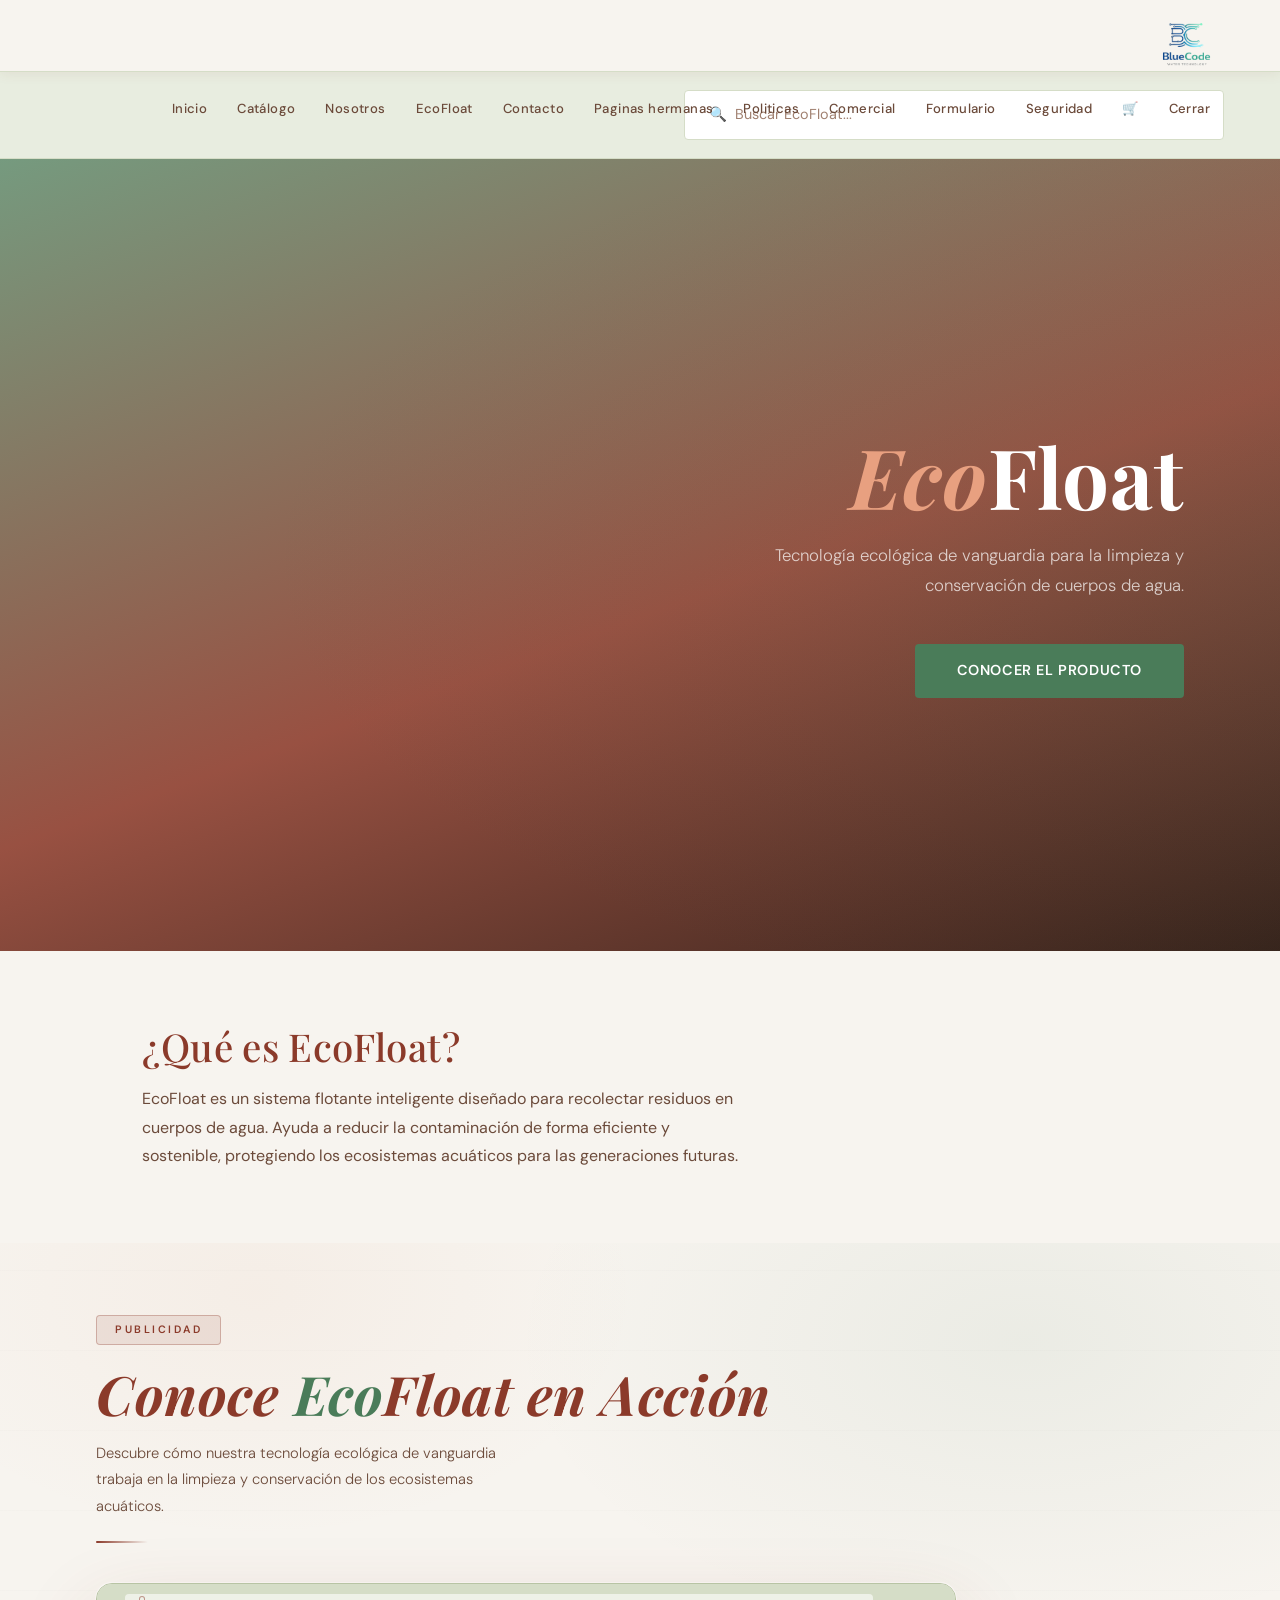
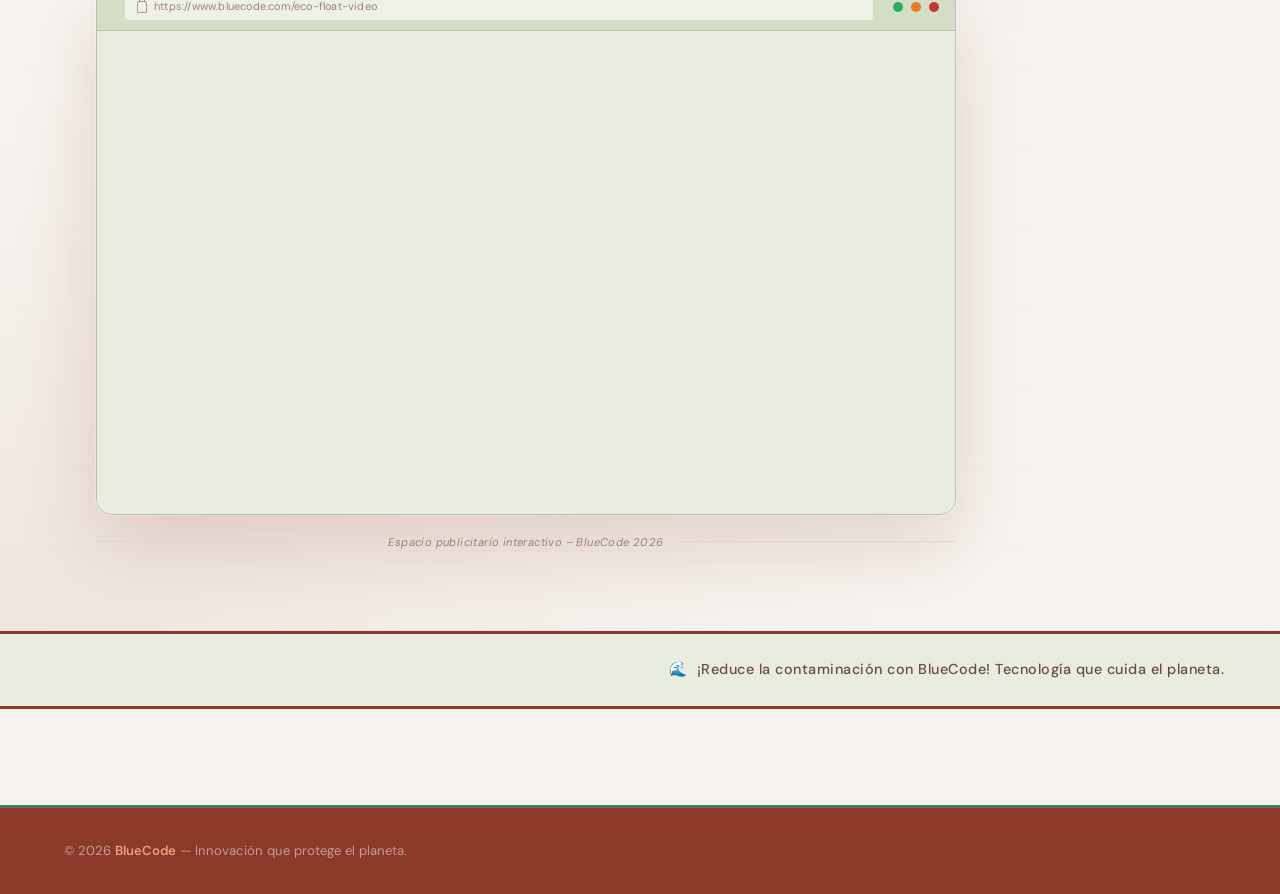
<file: index.html>
<!DOCTYPE html>
<html lang="es">
<head>
    <meta charset="UTF-8">
    <meta name="viewport" content="width=device-width, initial-scale=1.0">
    <title>BlueCode – Tecnología para el Agua</title>
    <link href="https://cdn.jsdelivr.net/npm/bootstrap@5.3.3/dist/css/bootstrap.min.css" rel="stylesheet">
    <link rel="stylesheet" href="styles.css">
    <script src="https://cdn.jsdelivr.net/npm/bootstrap@5.3.3/dist/js/bootstrap.bundle.min.js" defer></script>
</head>
<body>

<header>
    <nav class="navbar">
        <img src="Blue.png" alt="BlueCode" height="95">
        <ul>
            <li><a href="index.html">Inicio</a></li>
            <li><a href="catalogo.html">Catálogo</a></li>
            <li><a href="nosotros.html">Nosotros</a></li>
            <li><a href="producto.html">EcoFloat</a></li>
            <li><a href="contacto.html">Contacto</a></li>
            <li><a href="hermanas.html">Paginas hermanas</a></li>
            <li><a href="politicas.html">Politicas</a></li>
            <li><a href="comercial.html">Comercial</a></li>
            <li><a href="formulario.html">Formulario</a></li>
            <li><a href="seguridad.html">Seguridad</a></li>
            <li><a href="carrito.html">🛒</a></li>
            <li id="nav-sesion"><a href="login.html">Cerrar</a></li>
        </ul>
    </nav>
</header>
<script>
    const usuario = localStorage.getItem('bluecode_usuario');
    const navSesion = document.getElementById('nav-sesion');

    if (usuario) {
        navSesion.innerHTML = `<a href="#" onclick="cerrarSesion()">Cerrar sesión (${usuario})</a>`;
    }

    function cerrarSesion() {
        localStorage.removeItem('bluecode_usuario');
        window.location.href = 'login.html';
    }
</script>

<section class="busqueda">
    <input type="text" placeholder="🔍  Buscar EcoFloat...">
</section>

<section class="hero">
    <h2><span>Eco</span>Float</h2>
    <p>Tecnología ecológica de vanguardia para la limpieza y conservación de cuerpos de agua.</p>
    <a href="producto.html" class="btn-hero">Conocer el producto</a>
</section>

<section class="info">
    <h2>¿Qué es EcoFloat?</h2>
    <p>EcoFloat es un sistema flotante inteligente diseñado para recolectar residuos en cuerpos de agua. Ayuda a reducir la contaminación de forma eficiente y sostenible, protegiendo los ecosistemas acuáticos para las generaciones futuras.</p>
</section>

<section class="comercial-section">
    <div class="comercial-header">
        <span class="comercial-badge">Publicidad</span>
        <h2 class="comercial-titulo">Conoce <span>Eco</span>Float en Acción</h2>
        <p class="comercial-sub">Descubre cómo nuestra tecnología ecológica de vanguardia trabaja en la limpieza y conservación de los ecosistemas acuáticos.</p>
        <div class="comercial-divider"></div>
    </div>

    <div class="video-shell">
        <div class="video-outer">
            <div class="video-browser-bar">
                <div class="browser-dot dot-red"></div>
                <div class="browser-dot dot-yellow"></div>
                <div class="browser-dot dot-green"></div>
                <div class="browser-url">
                    <div class="url-lock"></div>
                    <div class="url-text">https://www.bluecode.com/eco-float-video</div>
                </div>
            </div>
            <div class="video-ratio">
                <iframe src="https://www.youtube.com/embed/ZH0xYkTX6zo" title="Publicidad EcoFloat BlueCode" allowfullscreen></iframe>
            </div>
        </div>
        <div class="video-caption">
            <div class="caption-line"></div>
            <span class="caption-text">Espacio publicitario interactivo – BlueCode 2026</span>
            <div class="caption-line"></div>
        </div>
    </div>
</section>

<div class="publicidad">
    🌊 &nbsp;¡Reduce la contaminación con BlueCode! Tecnología que cuida el planeta.
</div>

<footer>
    © 2026 <span>BlueCode</span> — Innovación que protege el planeta.
</footer>

</body>
</html>
</file>
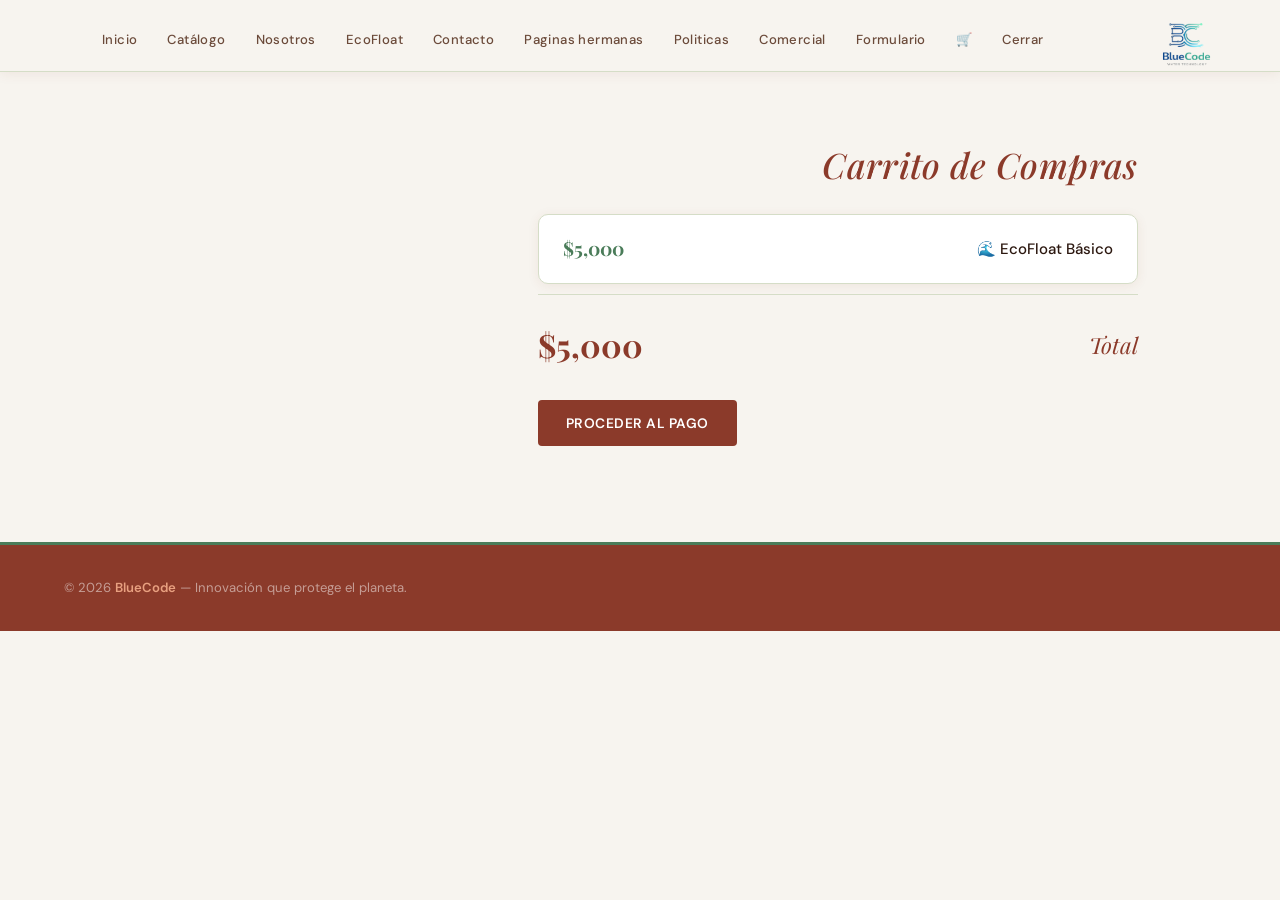
<file: carrito.html>
<!DOCTYPE html>
<html lang="es">
<head>
    <meta charset="UTF-8">
    <meta name="viewport" content="width=device-width, initial-scale=1.0">
    <title>Carrito – BlueCode</title>
    <link href="https://cdn.jsdelivr.net/npm/bootstrap@5.3.3/dist/css/bootstrap.min.css" rel="stylesheet">
    <link rel="stylesheet" href="styles.css">
    <script src="https://cdn.jsdelivr.net/npm/bootstrap@5.3.3/dist/js/bootstrap.bundle.min.js" defer></script>
</head>
<body>

<header>
    <nav class="navbar">
        <img src="Blue.png" alt="BlueCode" height="95">
        <ul>
            <li><a href="index.html">Inicio</a></li>
            <li><a href="catalogo.html">Catálogo</a></li>
            <li><a href="nosotros.html">Nosotros</a></li>
            <li><a href="producto.html">EcoFloat</a></li>
            <li><a href="contacto.html">Contacto</a></li>
            <li><a href="hermanas.html">Paginas hermanas</a></li>
            <li><a href="politicas.html">Politicas</a></li>
            <li><a href="comercial.html">Comercial</a></li>
            <li><a href="formulario.html">Formulario</a></li>
            <li><a href="carrito.html">🛒</a></li>
            <li id="nav-sesion"><a href="login.html">Cerrar</a></li>
        </ul>
    </nav>
</header>
<script>
    const usuario = localStorage.getItem('bluecode_usuario');
    const navSesion = document.getElementById('nav-sesion');

    if (usuario) {
        navSesion.innerHTML = `<a href="#" onclick="cerrarSesion()">Cerrar sesión (${usuario})</a>`;
    }

    function cerrarSesion() {
        localStorage.removeItem('bluecode_usuario');
        window.location.href = 'login.html';
    }
</script>

<section class="carrito">
    <h2>Carrito de Compras</h2>

    <div class="item">
        <span class="item-nombre">🌊 EcoFloat Básico</span>
        <span class="item-precio">$5,000</span>
    </div>

    <div class="total-row">
        <span class="label">Total</span>
        <span class="monto">$5,000</span>
    </div>

    <a href="checkout.html" class="btn">Proceder al pago</a>
</section>

<footer>
    © 2026 <span>BlueCode</span> — Innovación que protege el planeta.
</footer>

</body>
</html>
</file>
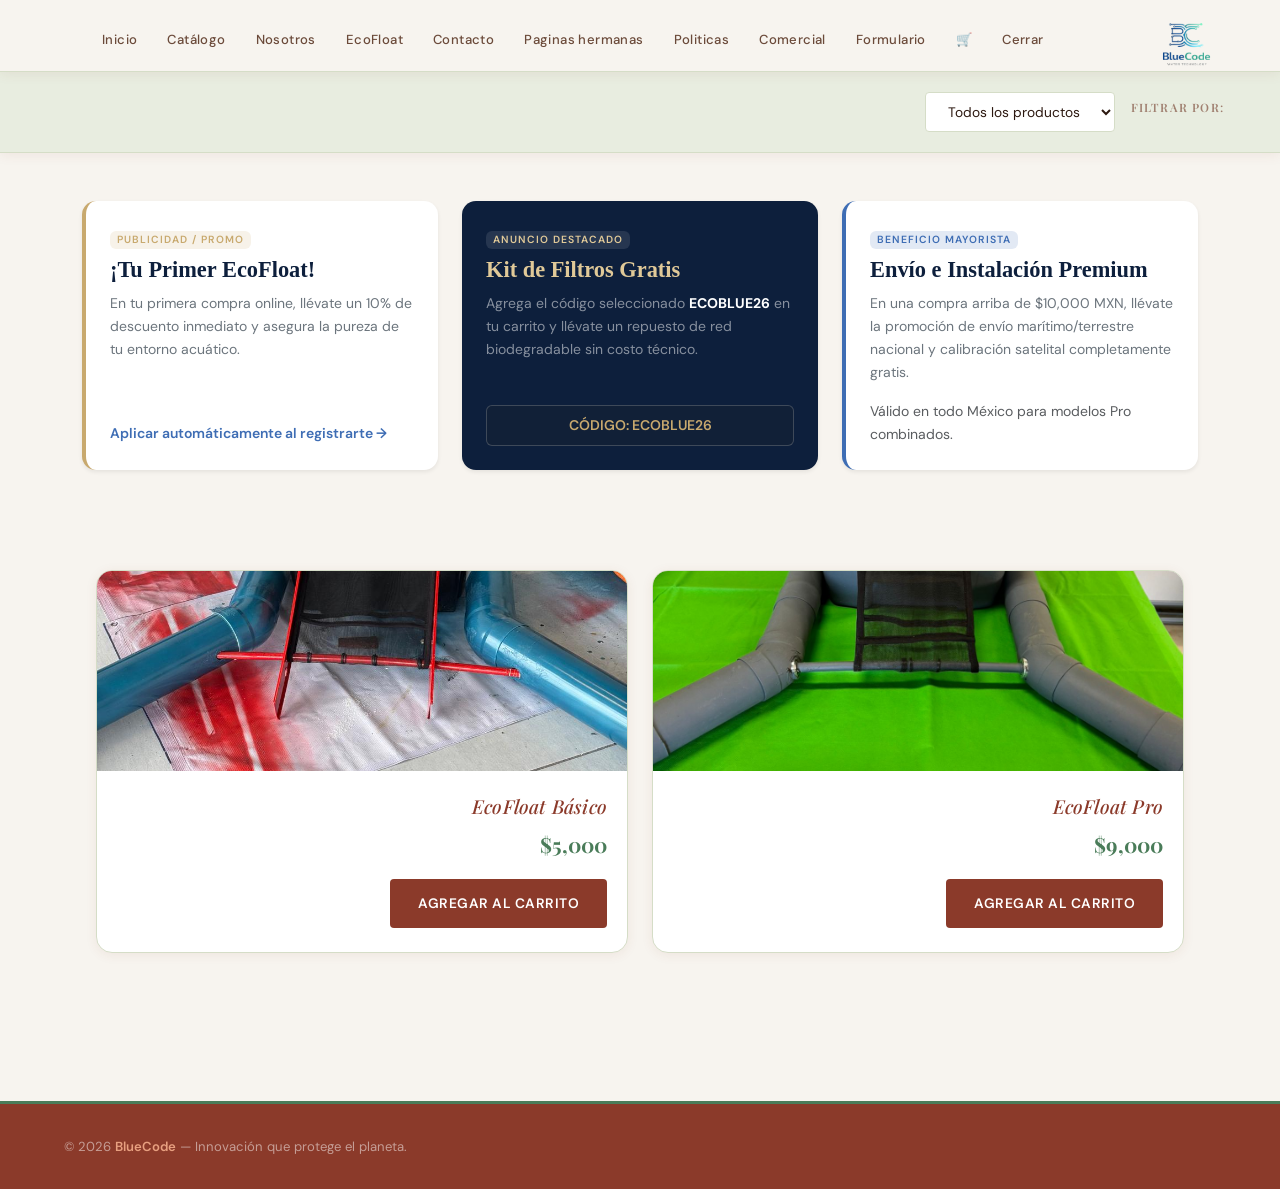
<file: catalogo.html>
<!DOCTYPE html>
<html lang="es">
<head>
    <meta charset="UTF-8">
    <meta name="viewport" content="width=device-width, initial-scale=1.0">
    <title>Catálogo – BlueCode</title>
    <link href="https://cdn.jsdelivr.net/npm/bootstrap@5.3.3/dist/css/bootstrap.min.css" rel="stylesheet">
    <link rel="stylesheet" href="styles.css">
    <script src="https://cdn.jsdelivr.net/npm/bootstrap@5.3.3/dist/js/bootstrap.bundle.min.js" defer></script>
</head>
<body>

<header>
    <nav class="navbar">
        <img src="Blue.png" alt="BlueCode" height="95">
        <ul>
            <li><a href="index.html">Inicio</a></li>
            <li><a href="catalogo.html">Catálogo</a></li>
            <li><a href="nosotros.html">Nosotros</a></li>
            <li><a href="producto.html">EcoFloat</a></li>
            <li><a href="contacto.html">Contacto</a></li>
            <li><a href="hermanas.html">Paginas hermanas</a></li>
            <li><a href="politicas.html">Politicas</a></li>
            <li><a href="comercial.html">Comercial</a></li>
            <li><a href="formulario.html">Formulario</a></li>
            <li><a href="carrito.html">🛒</a></li>
            <li id="nav-sesion"><a href="login.html">Cerrar</a></li>
        </ul>
    </nav>
</header>
<script>
    const usuario = localStorage.getItem('bluecode_usuario');
    const navSesion = document.getElementById('nav-sesion');

    if (usuario) {
        navSesion.innerHTML = `<a href="#" onclick="cerrarSesion()">Cerrar sesión (${usuario})</a>`;
    }

    function cerrarSesion() {
        localStorage.removeItem('bluecode_usuario');
        window.location.href = 'login.html';
    }
</script>

<section class="filtros">
    <h3>Filtrar por:</h3>
    <select>
        <option>Todos los productos</option>
        <option>EcoFloat Básico</option>
        <option>EcoFloat Pro</option>
    </select>
</section>

<section class="container my-5">
    <div class="row g-4">
        
        <div class="col-md-4">
            <div class="card h-100 border-0 shadow-sm position-relative overflow-hidden" style="background: #ffffff; border-radius: 14px; border-left: 4px solid #c8a96e !important;">
                <div class="card-body p-4 d-flex flex-column justify-content-between">
                    <div>
                        <span class="badge text-uppercase mb-2" style="background: rgba(200,169,110,0.15); color: #c8a96e; font-size: 0.65rem; letter-spacing: 1px; font-weight: 600;">Publicidad / Promo</span>
                        <h4 class="h5 fw-bold mb-2" style="font-family: 'Cormorant Garamond', serif; color: #0d1f3c; font-size: 1.4rem;">¡Tu Primer EcoFloat!</h4>
                        <p class="card-text text-secondary small">En tu primera compra online, llévate un 10% de descuento inmediato y asegura la pureza de tu entorno acuático.</p>
                    </div>
                    <div class="mt-3">
                        <span class="fw-semibold small" style="color: #3e6db4;">Aplicar automáticamente al registrarte →</span>
                    </div>
                </div>
            </div>
        </div>

        <div class="col-md-4">
            <div class="card h-100 border-0 text-white shadow-sm position-relative overflow-hidden" style="background: #0d1f3c; border-radius: 14px;">
                <div class="card-body p-4 d-flex flex-column justify-content-between">
                    <div>
                        <span class="badge text-uppercase mb-2" style="background: rgba(255,255,255,0.1); color: #e0c998; font-size: 0.65rem; letter-spacing: 1px; font-weight: 600;">Anuncio Destacado</span>
                        <h4 class="h5 fw-bold mb-2" style="font-family: 'Cormorant Garamond', serif; color: #e0c998; font-size: 1.4rem;">Kit de Filtros Gratis</h4>
                        <p class="card-text text-white-50 small">Agrega el código seleccionado <strong class="text-white">ECOBLUE26</strong> en tu carrito y llévate un repuesto de red biodegradable sin costo técnico.</p>
                    </div>
                    <div class="mt-3">
                        <div class="bg-dark bg-opacity-25 border border-secondary border-opacity-50 rounded p-2 text-center text-monospace small tracking-wider" style="color: #c8a96e; font-weight: 600;">
                            CÓDIGO: ECOBLUE26
                        </div>
                    </div>
                </div>
            </div>
        </div>

        <div class="col-md-4">
            <div class="card h-100 border-0 shadow-sm position-relative overflow-hidden" style="background: #ffffff; border-radius: 14px; border-left: 4px solid #3e6db4 !important;">
                <div class="card-body p-4 d-flex flex-column justify-content-between">
                    <div>
                        <span class="badge text-uppercase mb-2" style="background: rgba(62,109,180,0.15); color: #3e6db4; font-size: 0.65rem; letter-spacing: 1px; font-weight: 600;">Beneficio Mayorista</span>
                        <h4 class="h5 fw-bold mb-2" style="font-family: 'Cormorant Garamond', serif; color: #0d1f3c; font-size: 1.4rem;">Envío e Instalación Premium</h4>
                        <p class="card-text text-secondary small">En una compra arriba de $10,000 MXN, llévate la promoción de envío marítimo/terrestre nacional y calibración satelital completamente gratis.</p>
                    </div>
                    <div class="mt-3">
                        <span class="text-muted small d-block">Válido en todo México para modelos Pro combinados.</span>
                    </div>
                </div>
            </div>
        </div>

    </div>
</section>

<section class="productos">
    <div class="producto">
        <img src="Eco-2.jpeg" alt="EcoFloat Básico">
        <div class="producto-body">
            <h3>EcoFloat Básico</h3>
            <p class="precio">$5,000</p>
            <button>Agregar al carrito</button>
        </div>
    </div>
    <div class="producto">
       <img src="Eco.jpeg" alt="EcoFloat Premium">
        <div class="producto-body">
            <h3>EcoFloat Pro</h3>
            <p class="precio">$9,000</p>
            <button>Agregar al carrito</button>
        </div>
    </div>
</section>

<footer>
    © 2026 <span>BlueCode</span> — Innovación que protege el planeta.
</footer>

</body>
</html>
</file>
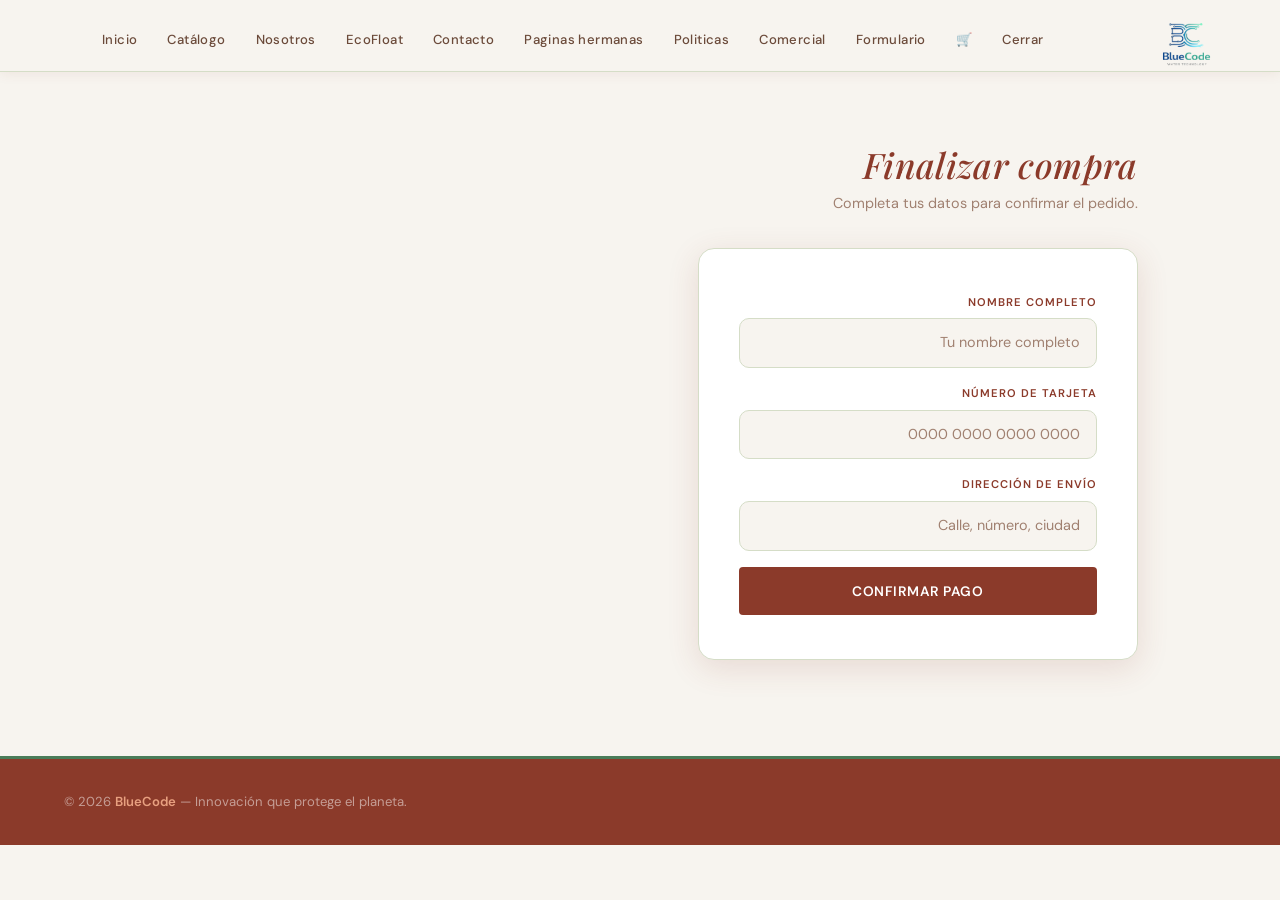
<file: checkout.html>
<!DOCTYPE html>
<html lang="es">
<head>
    <meta charset="UTF-8">
    <meta name="viewport" content="width=device-width, initial-scale=1.0">
    <title>Pago – BlueCode</title>
    <link href="https://cdn.jsdelivr.net/npm/bootstrap@5.3.3/dist/css/bootstrap.min.css" rel="stylesheet">
    <link rel="stylesheet" href="styles.css">
    <script src="https://cdn.jsdelivr.net/npm/bootstrap@5.3.3/dist/js/bootstrap.bundle.min.js" defer></script>
</head>
<body>

<header>
    <nav class="navbar">
        <img src="Blue.png" alt="BlueCode" height="95">
        <ul>
            <li><a href="index.html">Inicio</a></li>
            <li><a href="catalogo.html">Catálogo</a></li>
            <li><a href="nosotros.html">Nosotros</a></li>
            <li><a href="producto.html">EcoFloat</a></li>
            <li><a href="contacto.html">Contacto</a></li>
            <li><a href="hermanas.html">Paginas hermanas</a></li>
            <li><a href="politicas.html">Politicas</a></li>
            <li><a href="comercial.html">Comercial</a></li>
            <li><a href="formulario.html">Formulario</a></li>
            <li><a href="carrito.html">🛒</a></li>
            <li id="nav-sesion"><a href="login.html">Cerrar</a></li>
        </ul>
    </nav>
</header>
<script>
    const usuario = localStorage.getItem('bluecode_usuario');
    const navSesion = document.getElementById('nav-sesion');

    if (usuario) {
        navSesion.innerHTML = `<a href="#" onclick="cerrarSesion()">Cerrar sesión (${usuario})</a>`;
    }

    function cerrarSesion() {
        localStorage.removeItem('bluecode_usuario');
        window.location.href = 'login.html';
    }
</script>

<section class="checkout">
    <h2>Finalizar compra</h2>
    <p class="sub">Completa tus datos para confirmar el pedido.</p>

    <div class="checkout-form">
        <div class="campo">
            <label>Nombre completo</label>
            <input type="text" placeholder="Tu nombre completo">
        </div>
        <div class="campo">
            <label>Número de tarjeta</label>
            <input type="text" placeholder="0000 0000 0000 0000">
        </div>
        <div class="campo">
            <label>Dirección de envío</label>
            <input type="text" placeholder="Calle, número, ciudad">
        </div>
        <button>Confirmar pago</button>
    </div>
</section>

<footer>
    © 2026 <span>BlueCode</span> — Innovación que protege el planeta.
</footer>

</body>
</html>
</file>
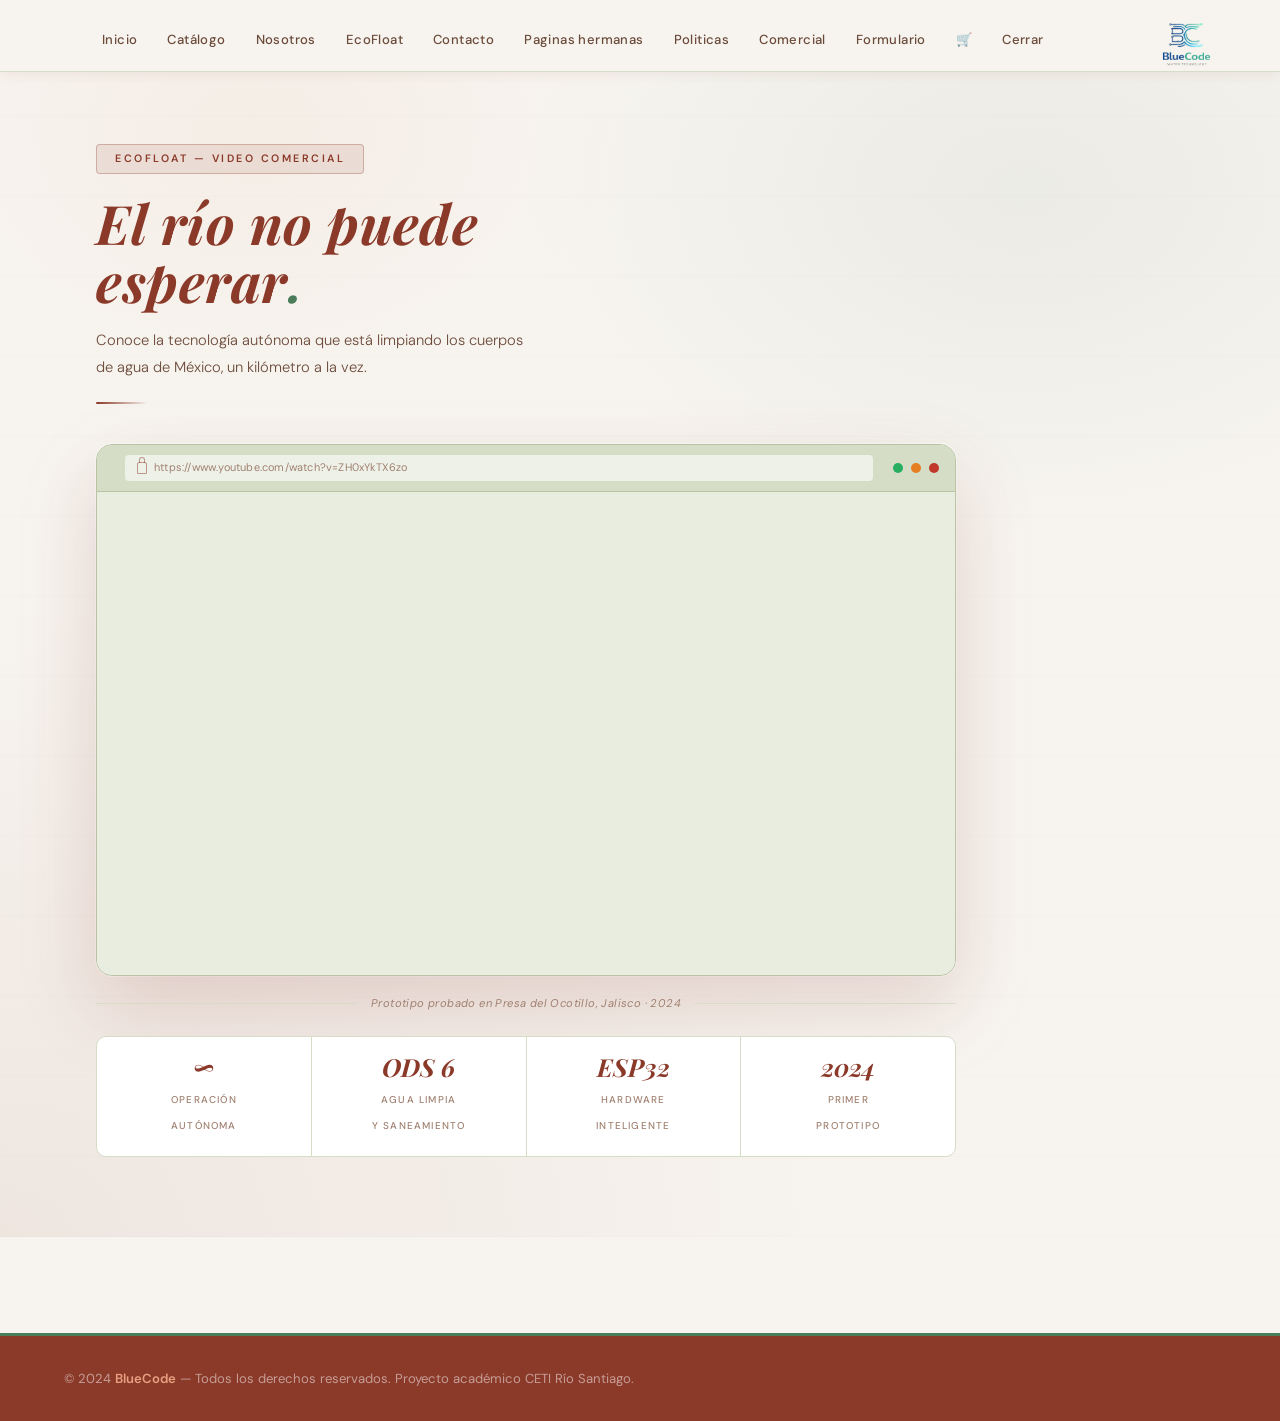
<file: comercial.html>
<!DOCTYPE html>
<html lang="es">
<head>
  <meta charset="UTF-8" />
  <meta name="viewport" content="width=device-width, initial-scale=1.0" />
  <title>BlueCode — Comercial EcoFloat</title>
  <link rel="preconnect" href="https://fonts.googleapis.com" />
  <link rel="preconnect" href="https://fonts.gstatic.com" crossorigin />
  <link href="https://fonts.googleapis.com/css2?family=Cormorant+Garamond:wght@400;500;600;700&family=Inter:wght@300;400;500;600&display=swap" rel="stylesheet" />
  <link href="https://cdn.jsdelivr.net/npm/bootstrap@5.3.3/dist/css/bootstrap.min.css" rel="stylesheet">
  <link rel="stylesheet" href="styles.css">
  <script src="https://cdn.jsdelivr.net/npm/bootstrap@5.3.3/dist/js/bootstrap.bundle.min.js" defer></script>
</head>
<body>

<header>
    <nav class="navbar">
        <img src="Blue.png" alt="BlueCode" height="95">
        <ul>
            <li><a href="index.html">Inicio</a></li>
            <li><a href="catalogo.html">Catálogo</a></li>
            <li><a href="nosotros.html">Nosotros</a></li>
            <li><a href="producto.html">EcoFloat</a></li>
            <li><a href="contacto.html">Contacto</a></li>
            <li><a href="hermanas.html">Paginas hermanas</a></li>
            <li><a href="politicas.html">Politicas</a></li>
            <li><a href="comercial.html">Comercial</a></li>
            <li><a href="formulario.html">Formulario</a></li>
            <li><a href="carrito.html">🛒</a></li>
            <li id="nav-sesion"><a href="login.html">Cerrar</a></li>
        </ul>
    </nav>
</header>

  <script>
    const usuario = localStorage.getItem('bluecode_usuario');
    const navSesion = document.getElementById('nav-sesion');

    if (usuario) {
        navSesion.innerHTML = `<a href="#" onclick="cerrarSesion()">Cerrar sesión (${usuario})</a>`;
    }

    function cerrarSesion() {
        localStorage.removeItem('bluecode_usuario');
        window.location.href = 'login.html';
    }
  </script>

  <section class="comercial-section">

    <div class="comercial-header">
      <div class="comercial-badge">EcoFloat — Video Comercial</div>
      <h2 class="comercial-titulo">
        El río no puede<br>esperar<span>.</span>
      </h2>
      <p class="comercial-sub">
        Conoce la tecnología autónoma que está limpiando los cuerpos de agua
        de México, un kilómetro a la vez.
      </p>
      <div class="comercial-divider"></div>
    </div>

    <div class="video-shell">
      <div class="video-outer">
        
        <div class="video-browser-bar">
          <div class="browser-dot dot-red"></div>
          <div class="browser-dot dot-yellow"></div>
          <div class="browser-dot dot-green"></div>
          <div class="browser-url">
            <div class="url-lock"></div>
            <span class="url-text">https://www.youtube.com/watch?v=ZH0xYkTX6zo</span>
          </div>
        </div>

        <div class="video-ratio">
          <iframe
            src="https://www.youtube.com/embed/ZH0xYkTX6zo"
            allow="accelerometer; autoplay; clipboard-write; encrypted-media; gyroscope; picture-in-picture"
            allowfullscreen>
          </iframe>
          </div>

      </div>

      <div class="video-caption">
        <div class="caption-line"></div>
        <span class="caption-text">Prototipo probado en Presa del Ocotillo, Jalisco · 2024</span>
        <div class="caption-line"></div>
      </div>

      <div class="video-stats">
        <div class="stat-item">
          <span class="stat-num">∞</span>
          <span class="stat-lbl">Operación<br>Autónoma</span>
        </div>
        <div class="stat-item">
          <span class="stat-num">ODS 6</span>
          <span class="stat-lbl">Agua Limpia<br>y Saneamiento</span>
        </div>
        <div class="stat-item">
          <span class="stat-num">ESP32</span>
          <span class="stat-lbl">Hardware<br>Inteligente</span>
        </div>
        <div class="stat-item">
          <span class="stat-num">2024</span>
          <span class="stat-lbl">Primer<br>Prototipo</span>
        </div>
      </div>

    </div>

  </section>

  <footer>
    &copy; 2024 <span>BlueCode</span> — Todos los derechos reservados.
    Proyecto académico CETI Río Santiago.
  </footer>

</body>
</html>
</file>
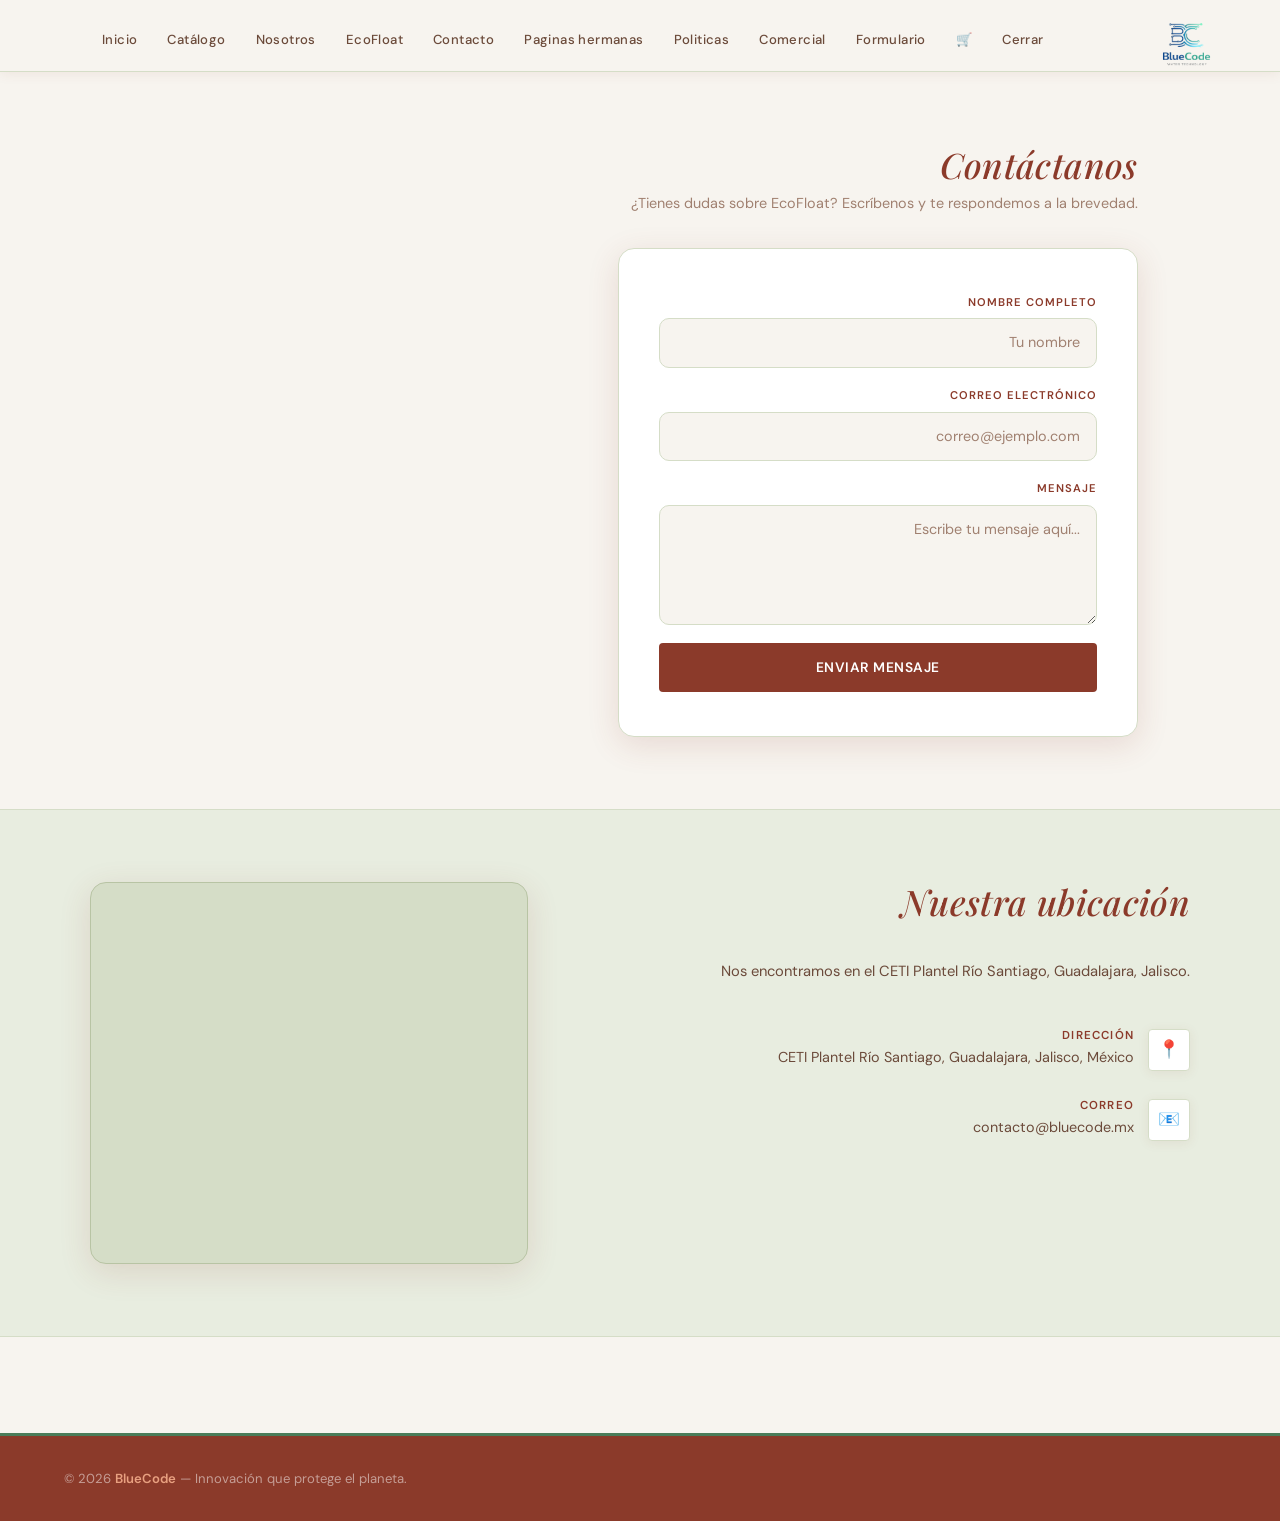
<file: contacto.html>
<!DOCTYPE html>
<html lang="es">
<head>
    <meta charset="UTF-8">
    <meta name="viewport" content="width=device-width, initial-scale=1.0">
    <title>Contacto – BlueCode</title>
    <link href="https://cdn.jsdelivr.net/npm/bootstrap@5.3.3/dist/css/bootstrap.min.css" rel="stylesheet">
    <link rel="stylesheet" href="styles.css">
    <script src="https://cdn.jsdelivr.net/npm/bootstrap@5.3.3/dist/js/bootstrap.bundle.min.js" defer></script>
</head>
<body>

<header>
    <nav class="navbar">
        <img src="Blue.png" alt="BlueCode" height="95">
        <ul>
            <li><a href="index.html">Inicio</a></li>
            <li><a href="catalogo.html">Catálogo</a></li>
            <li><a href="nosotros.html">Nosotros</a></li>
            <li><a href="producto.html">EcoFloat</a></li>
            <li><a href="contacto.html">Contacto</a></li>
            <li><a href="hermanas.html">Paginas hermanas</a></li>
            <li><a href="politicas.html">Politicas</a></li>
            <li><a href="comercial.html">Comercial</a></li>
            <li><a href="formulario.html">Formulario</a></li>
            <li><a href="carrito.html">🛒</a></li>
            <li id="nav-sesion"><a href="login.html">Cerrar</a></li>
        </ul>
    </nav>
</header>

<script>
    const usuario = localStorage.getItem('bluecode_usuario');
    const navSesion = document.getElementById('nav-sesion');
    if (usuario) {
        navSesion.innerHTML = `<a href="#" onclick="cerrarSesion()">Cerrar sesión (${usuario})</a>`;
    }
    function cerrarSesion() {
        localStorage.removeItem('bluecode_usuario');
        window.location.href = 'login.html';
    }
</script>

<section class="contacto-section">
    <h2>Contáctanos</h2>
    <p class="sub">¿Tienes dudas sobre EcoFloat? Escríbenos y te respondemos a la brevedad.</p>
    <div class="form-card">
        <div class="campo">
            <label for="nombre">Nombre completo</label>
            <input type="text" id="nombre" placeholder="Tu nombre">
        </div>
        <div class="campo">
            <label for="email">Correo electrónico</label>
            <input type="email" id="email" placeholder="correo@ejemplo.com">
        </div>
        <div class="campo">
            <label for="mensaje">Mensaje</label>
            <textarea id="mensaje" placeholder="Escribe tu mensaje aquí..."></textarea>
        </div>
        <button>Enviar mensaje</button>
    </div>
</section>

<section class="ubicacion-section">
    <div class="ubicacion-inner">
        <div class="ubicacion-info">
            <h2>Nuestra ubicación</h2>
            <p>Nos encontramos en el CETI Plantel Río Santiago, Guadalajara, Jalisco.</p>
            <div class="ubicacion-dato">
                <div class="ubicacion-icono">📍</div>
                <div class="ubicacion-texto">
                    <h4>Dirección</h4>
                    <p>CETI Plantel Río Santiago, Guadalajara, Jalisco, México</p>
                </div>
            </div>
            <div class="ubicacion-dato">
                <div class="ubicacion-icono">📧</div>
                <div class="ubicacion-texto">
                    <h4>Correo</h4>
                    <p>contacto@bluecode.mx</p>
                </div>
            </div>
        </div>
        <div class="ubicacion-mapa">
            <iframe 
                src="https://www.google.com/maps/embed?pb=!1m18!1m12!1m3!1d29863.99371398763!2d-103.22626616321011!3d20.669610966515414!2m3!1f0!2f0!3f0!3m2!1i1024!2i768!4f13.1!3m3!1m2!1s0x8428b5e96e4bbd65%3A0x3116a98101842b0f!2sCETI%20Plantel%20Rio%20Santiago!5e0!3m2!1ses-419!2smx!4v1780506391068!5m2!1ses-419!2smx" 
                width="100%" 
                height="380" 
                style="border:0;" 
                allowfullscreen="" 
                loading="lazy" 
                referrerpolicy="no-referrer-when-downgrade">
            </iframe>
        </div>
    </div>
</section>

<footer>
    © 2026 <span>BlueCode</span> — Innovación que protege el planeta.
</footer>

</body>
</html>
</file>
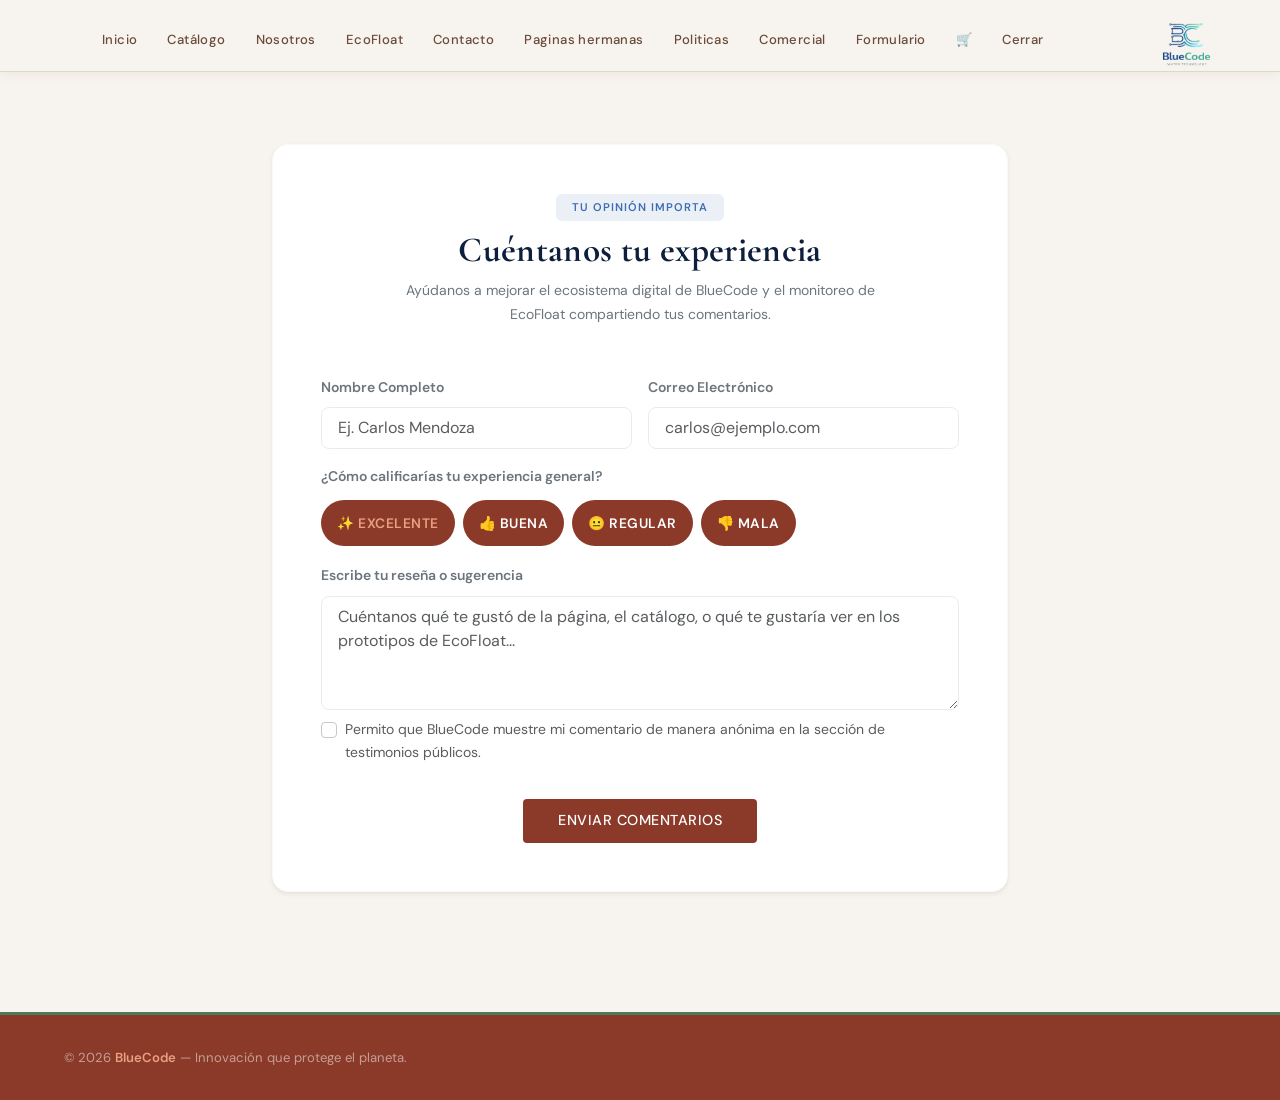
<file: formulario.html>
<!DOCTYPE html>
<html lang="es">
<head>
    <meta charset="UTF-8">
    <meta name="viewport" content="width=device-width, initial-scale=1.0">
    <title>Experiencia de Usuario – BlueCode</title>
    <link rel="preconnect" href="https://fonts.googleapis.com" />
    <link rel="preconnect" href="https://fonts.gstatic.com" crossorigin />
    <link href="https://fonts.googleapis.com/css2?family=Cormorant+Garamond:wght@400;500;600;700&family=Inter:wght@300;400;500;600&display=swap" rel="stylesheet" />
    <link href="https://cdn.jsdelivr.net/npm/bootstrap@5.3.3/dist/css/bootstrap.min.css" rel="stylesheet">
    <link rel="stylesheet" href="styles.css">
    <script src="https://cdn.jsdelivr.net/npm/bootstrap@5.3.3/dist/js/bootstrap.bundle.min.js" defer></script>
</head>
<body>

<header>
    <nav class="navbar">
        <img src="Blue.png" alt="BlueCode" height="95">
        <ul>
            <li><a href="index.html">Inicio</a></li>
            <li><a href="catalogo.html">Catálogo</a></li>
            <li><a href="nosotros.html">Nosotros</a></li>
            <li><a href="producto.html">EcoFloat</a></li>
            <li><a href="contacto.html">Contacto</a></li>
            <li><a href="hermanas.html">Paginas hermanas</a></li>
            <li><a href="politicas.html">Politicas</a></li>
            <li><a href="comercial.html">Comercial</a></li>
            <li><a href="formulario.html">Formulario</a></li>
            <li><a href="carrito.html">🛒</a></li>
            <li id="nav-sesion"><a href="login.html">Cerrar</a></li>
        </ul>
    </nav>
</header>

<script>
    const usuario = localStorage.getItem('bluecode_usuario');
    const navSesion = document.getElementById('nav-sesion');

    if (usuario) {
        navSesion.innerHTML = `<a href="#" onclick="cerrarSesion()">Cerrar sesión (${usuario})</a>`;
    }

    function cerrarSesion() {
        localStorage.removeItem('bluecode_usuario');
        window.location.href = 'login.html';
    }
</script>

<main class="container my-5 py-4">
    <div class="row justify-content-center">
        <div class="col-lg-8">
            <div class="bg-white p-4 p-md-5 rounded-4 shadow-sm border border-light">
                
                <div class="text-center mb-5">
                    <span class="badge text-uppercase px-3 py-2 mb-2" style="background: rgba(62,109,180,0.1); color: #3e6db4; font-size: 0.7rem; letter-spacing: 1px; font-weight: 600;">Tu opinión importa</span>
                    <h2 class="fw-bold mb-2" style="font-family: 'Cormorant Garamond', serif; color: #0d1f3c; font-size: 2.2rem;">Cuéntanos tu experiencia</h2>
                    <p class="text-secondary small mx-auto" style="max-width: 520px;">Ayúdanos a mejorar el ecosistema digital de BlueCode y el monitoreo de EcoFloat compartiendo tus comentarios.</p>
                </div>

                <div id="mensaje-exito" class="alert alert-success d-none text-center rounded-3 border-0 py-3 mb-4" style="background-color: rgba(39, 201, 63, 0.1); color: #27c93f;">
                    <h5 class="fw-bold mb-1">¡Muchas gracias por tu mensaje!</h5>
                    <p class="small mb-0">Tu experiencia ha sido registrada con éxito y nos ayuda a seguir innovando.</p>
                </div>

                <form id="form-experiencia" onsubmit="enviarExperiencia(event)">
                    <div class="row g-3">
                        
                        <div class="col-md-6">
                          <label class="form-label small fw-semibold text-secondary">Nombre Completo</label>
                          <input type="text" class="form-control px-3 py-2 rounded-3 border-light-subtle" placeholder="Ej. Carlos Mendoza" required>
                        </div>

                        <div class="col-md-6">
                          <label class="form-label small fw-semibold text-secondary">Correo Electrónico</label>
                          <input type="email" class="form-control px-3 py-2 rounded-3 border-light-subtle" placeholder="carlos@ejemplo.com" required>
                        </div>

                        <div class="col-12">
                            <label class="form-label small fw-semibold text-secondary d-block">¿Cómo calificarías tu experiencia general?</label>
                            <div class="d-flex flex-wrap gap-2 pt-1">
                                <input type="radio" class="btn-check" name="calificacion" id="calif-1" value="Excelente" checked>
                                <label class="btn btn-outline-secondary btn-sm px-3 rounded-pill" for="calif-1">✨ Excelente</label>

                                <input type="radio" class="btn-check" name="calificacion" id="calif-2" value="Buena">
                                <label class="btn btn-outline-secondary btn-sm px-3 rounded-pill" for="calif-2">👍 Buena</label>

                                <input type="radio" class="btn-check" name="calificacion" id="calif-3" value="Regular">
                                <label class="btn btn-outline-secondary btn-sm px-3 rounded-pill" for="calif-3">😐 Regular</label>

                                <input type="radio" class="btn-check" name="calificacion" id="calif-4" value="Mala">
                                <label class="btn btn-outline-secondary btn-sm px-3 rounded-pill" for="calif-4">👎 Mala</label>
                            </div>
                        </div>

                        <div class="col-12">
                          <label class="form-label small fw-semibold text-secondary">Escribe tu reseña o sugerencia</label>
                          <textarea class="form-control px-3 py-2 rounded-3 border-light-subtle" rows="4" placeholder="Cuéntanos qué te gustó de la página, el catálogo, o qué te gustaría ver en los prototipos de EcoFloat..." required></textarea>
                        </div>

                        <div class="col-12 my-2">
                          <div class="form-check">
                            <input class="form-check-input border-secondary-subtle" type="checkbox" id="permitirPublicar">
                            <label class="form-check-label text-muted small" for="permitirPublicar">
                              Permito que BlueCode muestre mi comentario de manera anónima en la sección de testimonios públicos.
                            </label>
                          </div>
                        </div>

                        <div class="col-12 text-center mt-4">
                            <button type="submit" class="btn-enviar-experiencia">
                                Enviar Comentarios
                            </button>
                        </div>

                    </div>
                </form>

            </div>
        </div>
    </div>
</main>

<footer>
    &copy; 2026 <span>BlueCode</span> — Innovación que protege el planeta.
</footer>

<script>
    function enviarExperiencia(event) {
        event.preventDefault(); 
        
        const formulario = document.getElementById('form-experiencia');
        const mensajeExito = document.getElementById('mensaje-exito');
        
        formulario.classList.add('d-none'); 
        mensajeExito.classList.remove('d-none'); 
        
        mensajeExito.scrollIntoView({ behavior: 'smooth', block: 'center' });
    }
</script>

</body>
</html>
</file>
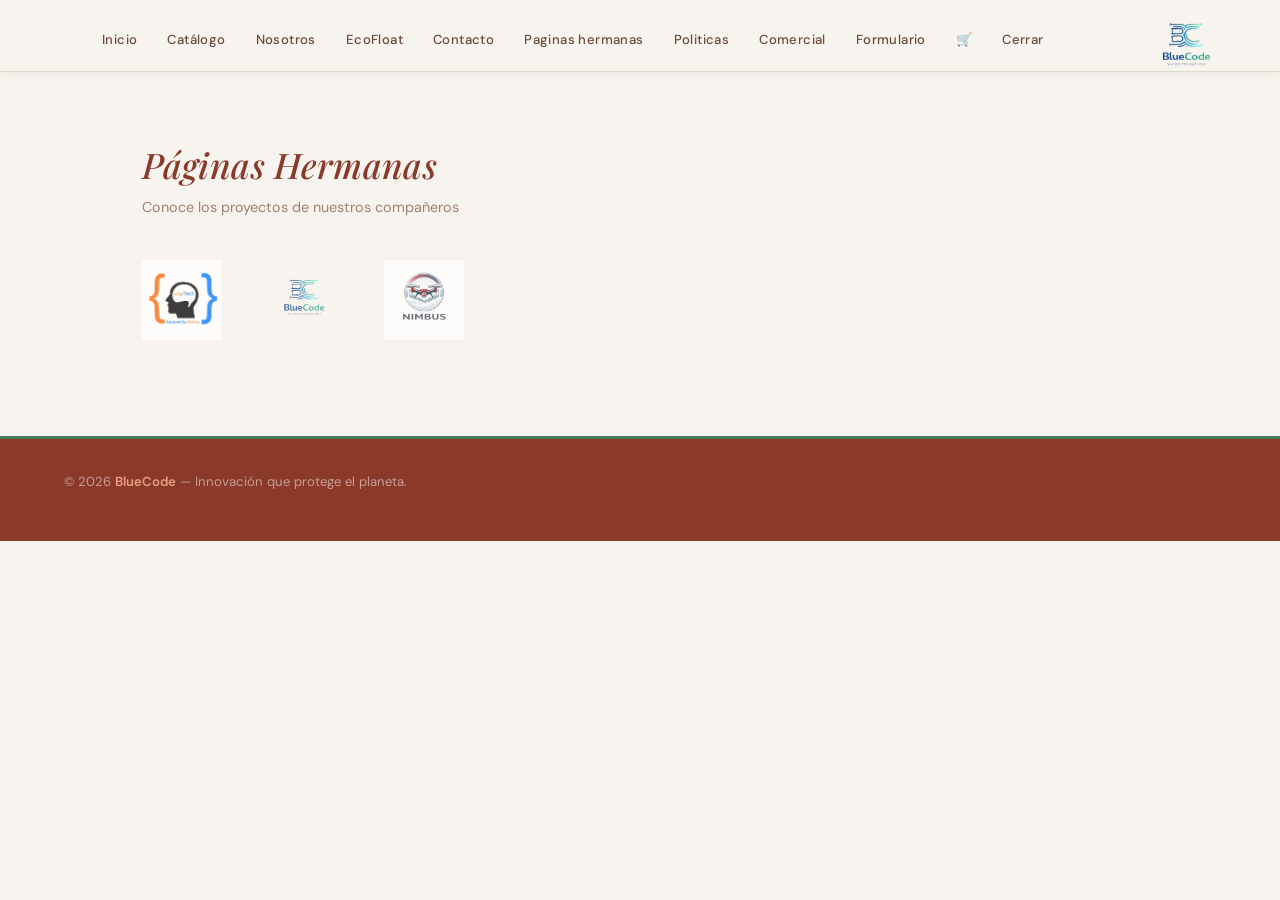
<file: hermanas.html>
<!DOCTYPE html>
<html lang="es">
<head>
    <meta charset="UTF-8">
    <meta name="viewport" content="width=device-width, initial-scale=1.0">
    <title>BlueCode – Páginas Hermanas</title>
    <link href="https://cdn.jsdelivr.net/npm/bootstrap@5.3.3/dist/css/bootstrap.min.css" rel="stylesheet">
    <link rel="stylesheet" href="styles.css">
    <script src="https://cdn.jsdelivr.net/npm/bootstrap@5.3.3/dist/js/bootstrap.bundle.min.js" defer></script>
</head>
<body>

<header>
    <nav class="navbar">
        <img src="Blue.png" alt="BlueCode" height="95">
        <ul>
            <li><a href="index.html">Inicio</a></li>
            <li><a href="catalogo.html">Catálogo</a></li>
            <li><a href="nosotros.html">Nosotros</a></li>
            <li><a href="producto.html">EcoFloat</a></li>
            <li><a href="contacto.html">Contacto</a></li>
            <li><a href="hermanas.html">Paginas hermanas</a></li>
            <li><a href="politicas.html">Politicas</a></li>
            <li><a href="comercial.html">Comercial</a></li>
            <li><a href="formulario.html">Formulario</a></li>
            <li><a href="carrito.html">🛒</a></li>
            <li id="nav-sesion"><a href="login.html">Cerrar</a></li>
        </ul>
    </nav>
</header>

<script>
    const usuario = localStorage.getItem('bluecode_usuario');
    const navSesion = document.getElementById('nav-sesion');
    if (usuario) {
        navSesion.innerHTML = `<a href="#" onclick="cerrarSesion()">Cerrar sesión (${usuario})</a>`;
    }
    function cerrarSesion() {
        localStorage.removeItem('bluecode_usuario');
        window.location.href = 'login.html';
    }
</script>

<section class="hermanas-section">
    <h2>Páginas Hermanas</h2>
    <p class="sub">Conoce los proyectos de nuestros compañeros</p>
    <div class="hermanas-grid">
        <a href="https://logitech-web-three.vercel.app/" target="_blank">
            <img src="yair.png" alt="Empresa 1">
        </a>
        <a href="https://empresa2.vercel.app" target="_blank">
            <img src="Blue.png" alt="Empresa 2">
        </a>
        <a href="https://empresa3.vercel.app" target="_blank">
            <img src="nimbus.jpeg" alt="Empresa 3">
        </a>
    </div>
</section>

<footer>
    <p>© 2026 <span>BlueCode</span> — Innovación que protege el planeta.</p>
</footer>

</body>
</html>
</file>
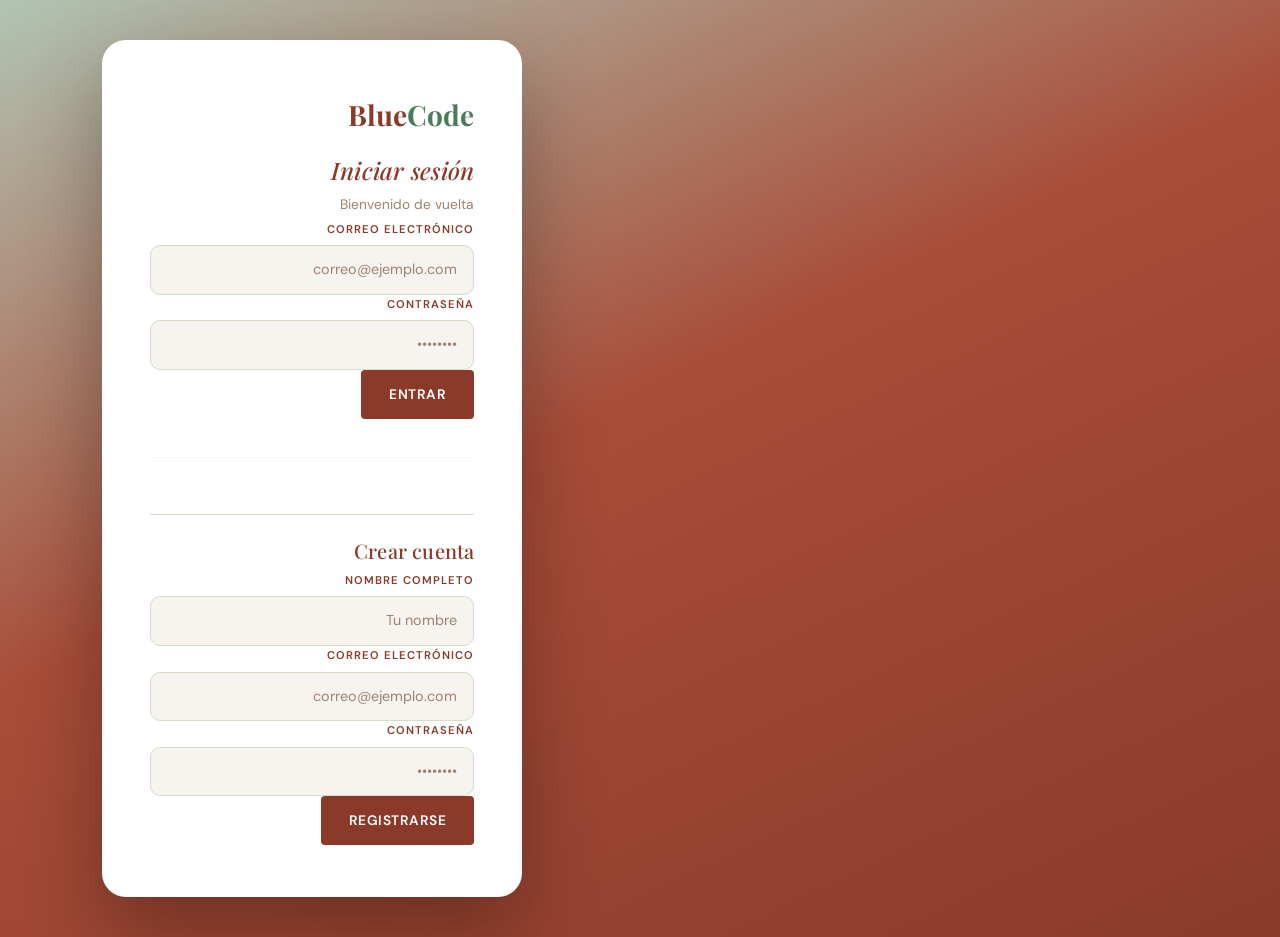
<file: login.html>
<!DOCTYPE html>
<html lang="es">
<head>
    <meta charset="UTF-8">
    <meta name="viewport" content="width=device-width, initial-scale=1.0">
    <title>Login – BlueCode</title>
    <link href="https://cdn.jsdelivr.net/npm/bootstrap@5.3.3/dist/css/bootstrap.min.css" rel="stylesheet">
    <link rel="stylesheet" href="styles.css">
    <script src="https://cdn.jsdelivr.net/npm/bootstrap@5.3.3/dist/js/bootstrap.bundle.min.js" defer></script>
</head>
<body>

<section class="login-page">
    <div class="login-card">
        <div class="logo">Blue<span>Code</span></div>

        <form id="form-login">
            <h2>Iniciar sesión</h2>
            <p class="sub">Bienvenido de vuelta</p>
            <div class="campo">
                <label for="email-login">Correo electrónico</label>
                <input type="email" id="email-login" placeholder="correo@ejemplo.com" required>
            </div>
            <div class="campo">
                <label for="pass-login">Contraseña</label>
                <input type="password" id="pass-login" placeholder="••••••••" required>
            </div>
            <button type="submit">Entrar</button>
        </form>

        <hr style="margin: 24px 0; border: 0; border-top: 1px solid #ddd;">

        <form id="form-reg">
            <h3>Crear cuenta</h3>
            <div class="campo">
                <label for="nombre-reg">Nombre completo</label>
                <input type="text" id="nombre-reg" placeholder="Tu nombre" required>
            </div>
            <div class="campo">
                <label for="email-reg">Correo electrónico</label>
                <input type="email" id="email-reg" placeholder="correo@ejemplo.com" required>
            </div>
            <div class="campo">
                <label for="pass-reg">Contraseña</label>
                <input type="password" id="pass-reg" placeholder="••••••••" required>
            </div>
            <button type="submit">Registrarse</button>
        </form>
    </div>
</section>

<script>
    const API_URL = 'https://web-eco-production.up.railway.app/api';

    document.getElementById('form-login').addEventListener('submit', function(e) {
        e.preventDefault();
        const datos = {
            email: document.getElementById('email-login').value,
            password: document.getElementById('pass-login').value
        };
        fetch(`${API_URL}/login`, {
            method: 'POST',
            headers: { 'Content-Type': 'application/json' },
            body: JSON.stringify(datos)
        })
        .then(res => res.json())
        .then(data => {
            if (data.status === 'ok') {
                alert('Bienvenido, ' + data.usuario);
                window.location.href = 'index.html';
            } else {
                alert('Error: ' + data.mensaje);
            }
        })
        .catch(err => console.error('Error:', err));
    });

    document.getElementById('form-reg').addEventListener('submit', function(e) {
        e.preventDefault();
        const datos = {
            nombre: document.getElementById('nombre-reg').value,
            email: document.getElementById('email-reg').value,
            password: document.getElementById('pass-reg').value
        };
        fetch(`${API_URL}/registro`, {
            method: 'POST',
            headers: { 'Content-Type': 'application/json' },
            body: JSON.stringify(datos)
        })
        .then(res => res.json())
        .then(data => {
            if (data.status === 'ok') {
                alert(data.mensaje);
                document.getElementById('form-reg').reset();
            } else {
                alert('Error: ' + data.mensaje);
            }
        })
        .catch(err => console.error('Error:', err));
    });
</script>

</body>
</html>
</file>
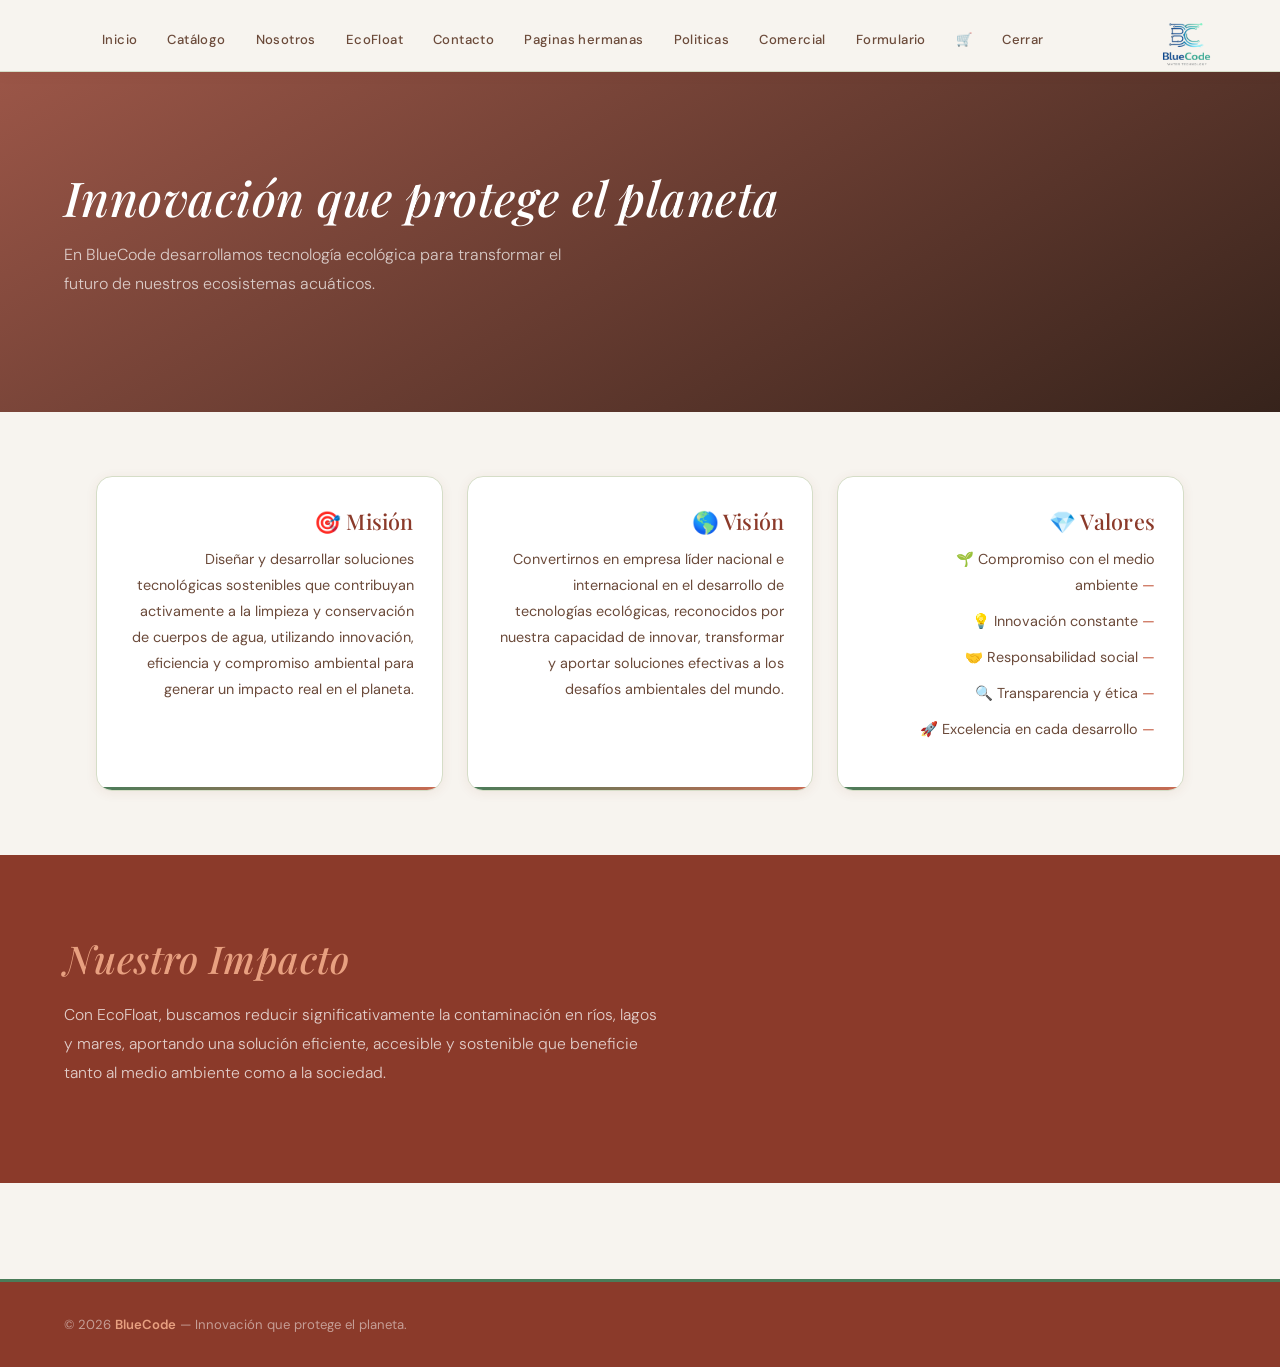
<file: nosotros.html>
<!DOCTYPE html>
<html lang="es">
<head>
    <meta charset="UTF-8">
    <meta name="viewport" content="width=device-width, initial-scale=1.0">
    <title>Nosotros – BlueCode</title>
    <link href="https://cdn.jsdelivr.net/npm/bootstrap@5.3.3/dist/css/bootstrap.min.css" rel="stylesheet">
    <link rel="stylesheet" href="styles.css">
    <script src="https://cdn.jsdelivr.net/npm/bootstrap@5.3.3/dist/js/bootstrap.bundle.min.js" defer></script>
</head>
<body>

<header>
    <nav class="navbar">
        <img src="Blue.png" alt="BlueCode" height="95">
        <ul>
            <li><a href="index.html">Inicio</a></li>
            <li><a href="catalogo.html">Catálogo</a></li>
            <li><a href="nosotros.html">Nosotros</a></li>
            <li><a href="producto.html">EcoFloat</a></li>
            <li><a href="contacto.html">Contacto</a></li>
            <li><a href="hermanas.html">Paginas hermanas</a></li>
            <li><a href="politicas.html">Politicas</a></li>
            <li><a href="comercial.html">Comercial</a></li>
            <li><a href="formulario.html">Formulario</a></li>
            <li><a href="carrito.html">🛒</a></li>
            <li id="nav-sesion"><a href="login.html">Cerrar</a></li>
        </ul>
    </nav>
</header>
<script>
    const usuario = localStorage.getItem('bluecode_usuario');
    const navSesion = document.getElementById('nav-sesion');

    if (usuario) {
        navSesion.innerHTML = `<a href="#" onclick="cerrarSesion()">Cerrar sesión (${usuario})</a>`;
    }

    function cerrarSesion() {
        localStorage.removeItem('bluecode_usuario');
        window.location.href = 'login.html';
    }
</script>

<section class="nosotros-hero">
    <h2>Innovación que protege el planeta</h2>
    <p>En BlueCode desarrollamos tecnología ecológica para transformar el futuro de nuestros ecosistemas acuáticos.</p>
</section>

<section class="nosotros-grid">
    <div class="card-pro">
        <h3>🎯 Misión</h3>
        <p>Diseñar y desarrollar soluciones tecnológicas sostenibles que contribuyan activamente a la limpieza y conservación de cuerpos de agua, utilizando innovación, eficiencia y compromiso ambiental para generar un impacto real en el planeta.</p>
    </div>
    <div class="card-pro">
        <h3>🌎 Visión</h3>
        <p>Convertirnos en empresa líder nacional e internacional en el desarrollo de tecnologías ecológicas, reconocidos por nuestra capacidad de innovar, transformar y aportar soluciones efectivas a los desafíos ambientales del mundo.</p>
    </div>
    <div class="card-pro">
        <h3>💎 Valores</h3>
        <ul>
            <li>🌱 Compromiso con el medio ambiente</li>
            <li>💡 Innovación constante</li>
            <li>🤝 Responsabilidad social</li>
            <li>🔍 Transparencia y ética</li>
            <li>🚀 Excelencia en cada desarrollo</li>
        </ul>
    </div>
</section>

<section class="impacto">
    <h2>Nuestro Impacto</h2>
    <p>Con EcoFloat, buscamos reducir significativamente la contaminación en ríos, lagos y mares, aportando una solución eficiente, accesible y sostenible que beneficie tanto al medio ambiente como a la sociedad.</p>
</section>

<footer>
    © 2026 <span>BlueCode</span> — Innovación que protege el planeta.
</footer>

</body>
</html>
</file>
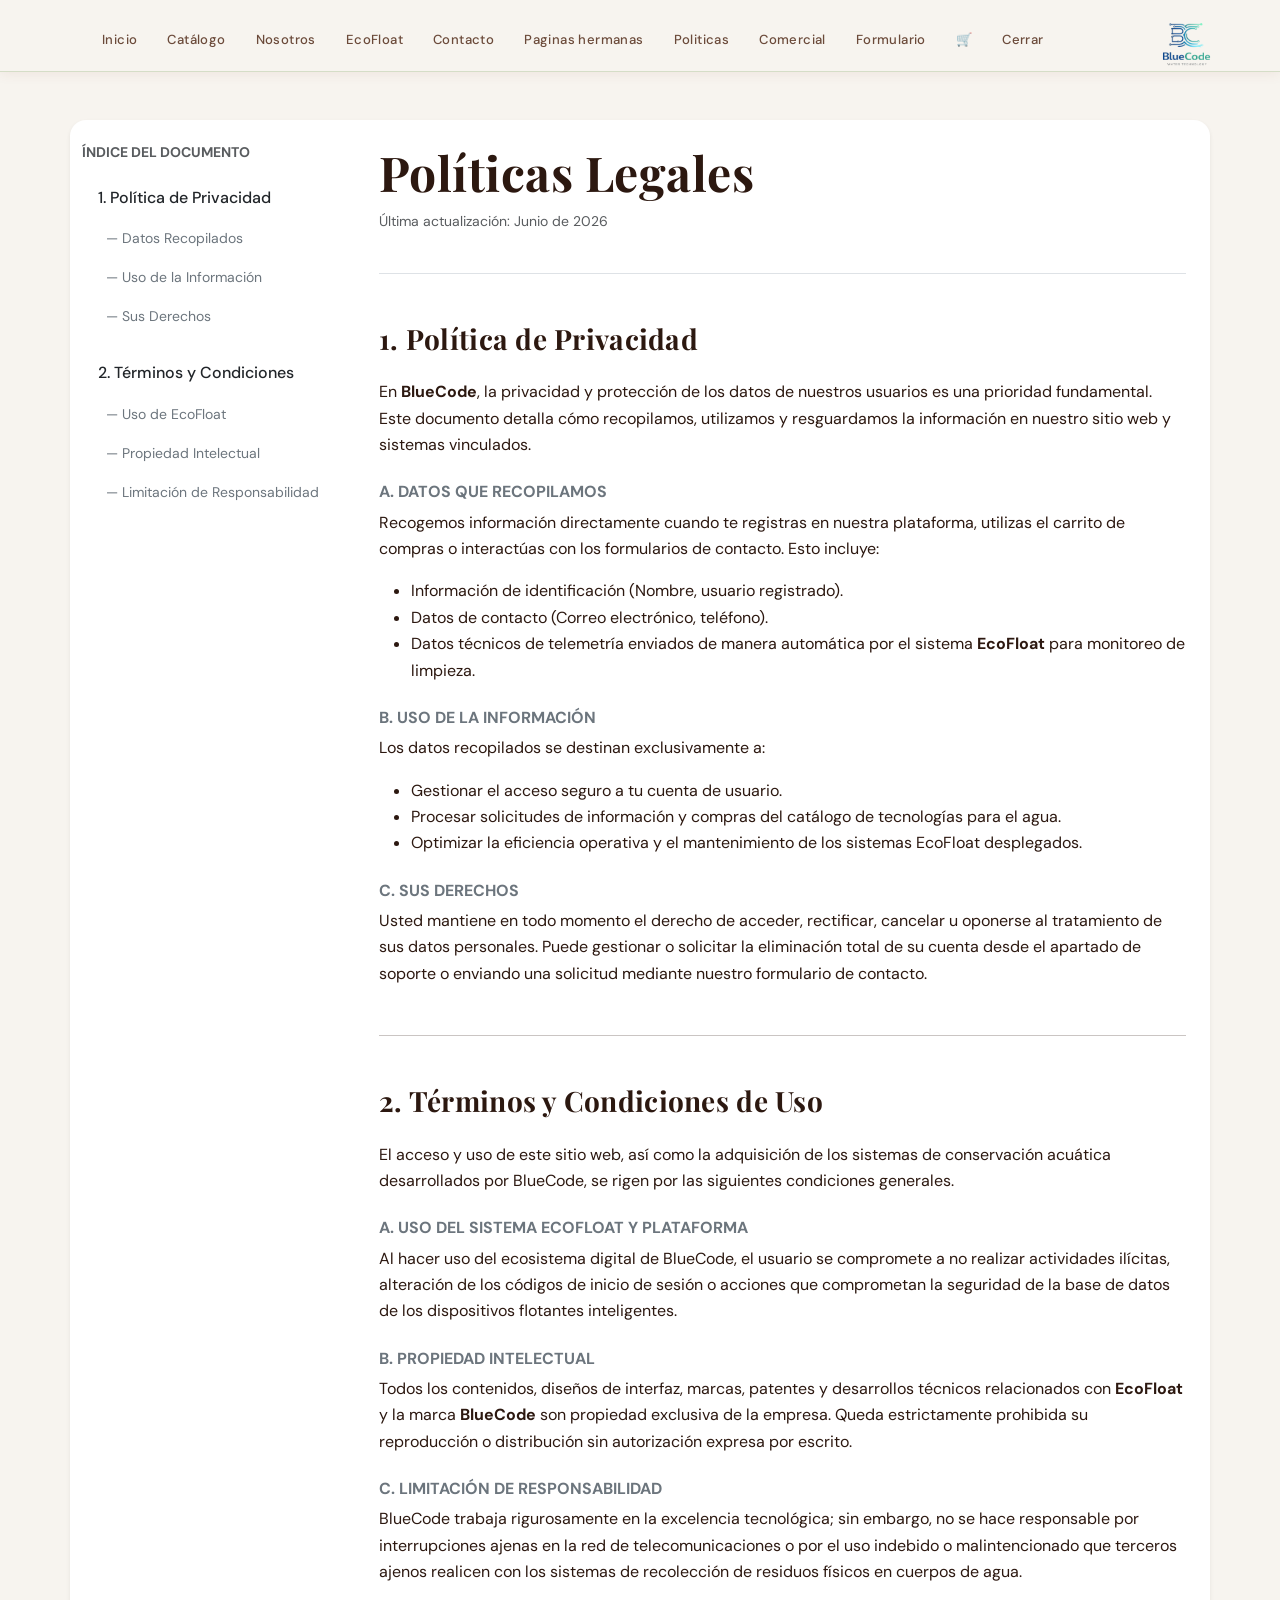
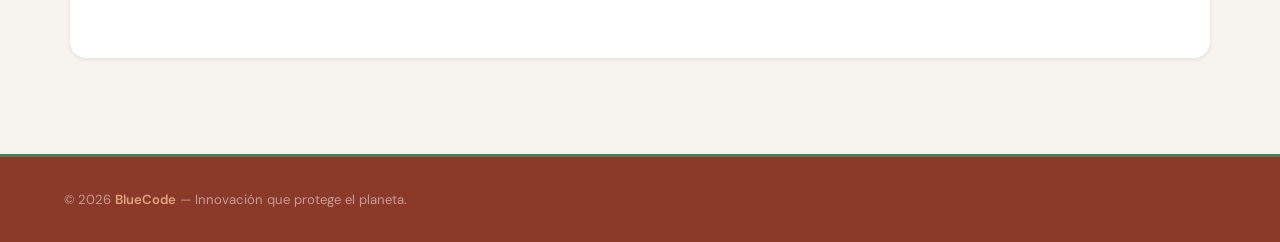
<file: politicas.html>
<!DOCTYPE html>
<html lang="es">
<head>
    <meta charset="UTF-8">
    <meta name="viewport" content="width=device-width, initial-scale=1.0">
    <title>Políticas y Términos - BlueCode</title>
    <link href="https://cdn.jsdelivr.net/npm/bootstrap@5.3.3/dist/css/bootstrap.min.css" rel="stylesheet">
    <link rel="stylesheet" href="styles.css">
    <script src="https://cdn.jsdelivr.net/npm/bootstrap@5.3.3/dist/js/bootstrap.bundle.min.js" defer></script>
</head>
<body>

<header>
    <nav class="navbar">
        <img src="Blue.png" alt="BlueCode" height="95">
        <ul>
            <li><a href="index.html">Inicio</a></li>
            <li><a href="catalogo.html">Catálogo</a></li>
            <li><a href="nosotros.html">Nosotros</a></li>
            <li><a href="producto.html">EcoFloat</a></li>
            <li><a href="contacto.html">Contacto</a></li>
            <li><a href="hermanas.html">Paginas hermanas</a></li>
            <li><a href="politicas.html">Politicas</a></li>
            <li><a href="comercial.html">Comercial</a></li>
            <li><a href="formulario.html">Formulario</a></li>
            <li><a href="carrito.html">🛒</a></li>
            <li id="nav-sesion"><a href="login.html">Cerrar</a></li>
        </ul>
    </nav>
</header>

<script>
    const usuario = localStorage.getItem('bluecode_usuario');
    const navSesion = document.getElementById('nav-sesion');
    if (usuario) {
        navSesion.innerHTML = `<a href="#" onclick="cerrarSesion()">Cerrar sesión (${usuario})</a>`;
    }
    function cerrarSesion() {
        localStorage.removeItem('bluecode_usuario');
        window.location.href = 'login.html';
    }
</script>

<main class="container my-5 py-4 bg-white rounded-4 shadow-sm">
    <div class="row row-gap-4">
        
        <aside class="col-lg-3">
            <div class="sticky-top" style="top: 100px; z-index: 10;">
                <h5 class="text-uppercase text-muted small fw-bold mb-3 tracking-wider">Índice del Documento</h5>
                <div class="list-group list-group-flush summary-nav">
                    <a href="#privacidad" class="list-group-item list-group-item-action py-2 fw-medium text-dark">1. Política de Privacidad</a>
                    <a href="#datos-recopilados" class="list-group-item list-group-item-action py-2 ps-4 small text-secondary">— Datos Recopilados</a>
                    <a href="#uso-informacion" class="list-group-item list-group-item-action py-2 ps-4 small text-secondary">— Uso de la Información</a>
                    <a href="#derechos-arco" class="list-group-item list-group-item-action py-2 ps-4 small text-secondary">— Sus Derechos</a>
                    
                    <a href="#terminos" class="list-group-item list-group-item-action py-2 fw-medium text-dark mt-3">2. Términos y Condiciones</a>
                    <a href="#uso-ecofloat" class="list-group-item list-group-item-action py-2 ps-4 small text-secondary">— Uso de EcoFloat</a>
                    <a href="#propiedad-intelectual" class="list-group-item list-group-item-action py-2 ps-4 small text-secondary">— Propiedad Intelectual</a>
                    <a href="#responsabilidad" class="list-group-item list-group-item-action py-2 ps-4 small text-secondary">— Limitación de Responsabilidad</a>
                </div>
            </div>
        </aside>

        <section class="col-lg-9 politicas-content px-lg-4">
            
            <div class="border-bottom pb-4 mb-5">
                <h1 class="display-5 fw-bold text-navy mb-2">Políticas Legales</h1>
                <p class="text-muted small">Última actualización: Junio de 2026</p>
            </div>

            <article id="privacidad" class="mb-5 scroll-margin">
                <h2 class="h3 text-navy fw-bold mb-4">1. Política de Privacidad</h2>
                <p>En <strong>BlueCode</strong>, la privacidad y protección de los datos de nuestros usuarios es una prioridad fundamental. Este documento detalla cómo recopilamos, utilizamos y resguardamos la información en nuestro sitio web y sistemas vinculados.</p>
                
                <div id="datos-recopilados" class="mt-4">
                    <h4 class="h6 text-uppercase text-secondary fw-bold">A. Datos que Recopilamos</h4>
                    <p>Recogemos información directamente cuando te registras en nuestra plataforma, utilizas el carrito de compras o interactúas con los formularios de contacto. Esto incluye:</p>
                    <ul>
                        <li>Información de identificación (Nombre, usuario registrado).</li>
                        <li>Datos de contacto (Correo electrónico, teléfono).</li>
                        <li>Datos técnicos de telemetría enviados de manera automática por el sistema <strong>EcoFloat</strong> para monitoreo de limpieza.</li>
                    </ul>
                </div>

                <div id="uso-informacion" class="mt-4">
                    <h4 class="h6 text-uppercase text-secondary fw-bold">B. Uso de la Información</h4>
                    <p>Los datos recopilados se destinan exclusivamente a:</p>
                    <ul>
                        <li>Gestionar el acceso seguro a tu cuenta de usuario.</li>
                        <li>Procesar solicitudes de información y compras del catálogo de tecnologías para el agua.</li>
                        <li>Optimizar la eficiencia operativa y el mantenimiento de los sistemas EcoFloat desplegados.</li>
                    </ul>
                </div>

                <div id="derechos-arco" class="mt-4">
                    <h4 class="h6 text-uppercase text-secondary fw-bold">C. Sus Derechos</h4>
                    <p>Usted mantiene en todo momento el derecho de acceder, rectificar, cancelar u oponerse al tratamiento de sus datos personales. Puede gestionar o solicitar la eliminación total de su cuenta desde el apartado de soporte o enviando una solicitud mediante nuestro formulario de contacto.</p>
                </div>
            </article>

            <hr class="my-5 opacity-25">

            <article id="terminos" class="mb-5 scroll-margin">
                <h2 class="h3 text-navy fw-bold mb-4">2. Términos y Condiciones de Uso</h2>
                <p>El acceso y uso de este sitio web, así como la adquisición de los sistemas de conservación acuática desarrollados por BlueCode, se rigen por las siguientes condiciones generales.</p>
                
                <div id="uso-ecofloat" class="mt-4">
                    <h4 class="h6 text-uppercase text-secondary fw-bold">A. Uso del Sistema EcoFloat y Plataforma</h4>
                    <p>Al hacer uso del ecosistema digital de BlueCode, el usuario se compromete a no realizar actividades ilícitas, alteración de los códigos de inicio de sesión o acciones que comprometan la seguridad de la base de datos de los dispositivos flotantes inteligentes.</p>
                </div>

                <div id="propiedad-intelectual" class="mt-4">
                    <h4 class="h6 text-uppercase text-secondary fw-bold">B. Propiedad Intelectual</h4>
                    <p>Todos los contenidos, diseños de interfaz, marcas, patentes y desarrollos técnicos relacionados con <strong>EcoFloat</strong> y la marca <strong>BlueCode</strong> son propiedad exclusiva de la empresa. Queda estrictamente prohibida su reproducción o distribución sin autorización expresa por escrito.</p>
                </div>

                <div id="responsabilidad" class="mt-4">
                    <h4 class="h6 text-uppercase text-secondary fw-bold">C. Limitación de Responsabilidad</h4>
                    <p>BlueCode trabaja rigurosamente en la excelencia tecnológica; sin embargo, no se hace responsable por interrupciones ajenas en la red de telecomunicaciones o por el uso indebido o malintencionado que terceros ajenos realicen con los sistemas de recolección de residuos físicos en cuerpos de agua.</p>
                </div>
            </article>

        </section>
    </div>
</main>

<footer>
    © 2026 <span>BlueCode</span> — Innovación que protege el planeta.
</footer>

</body>
</html>
</file>
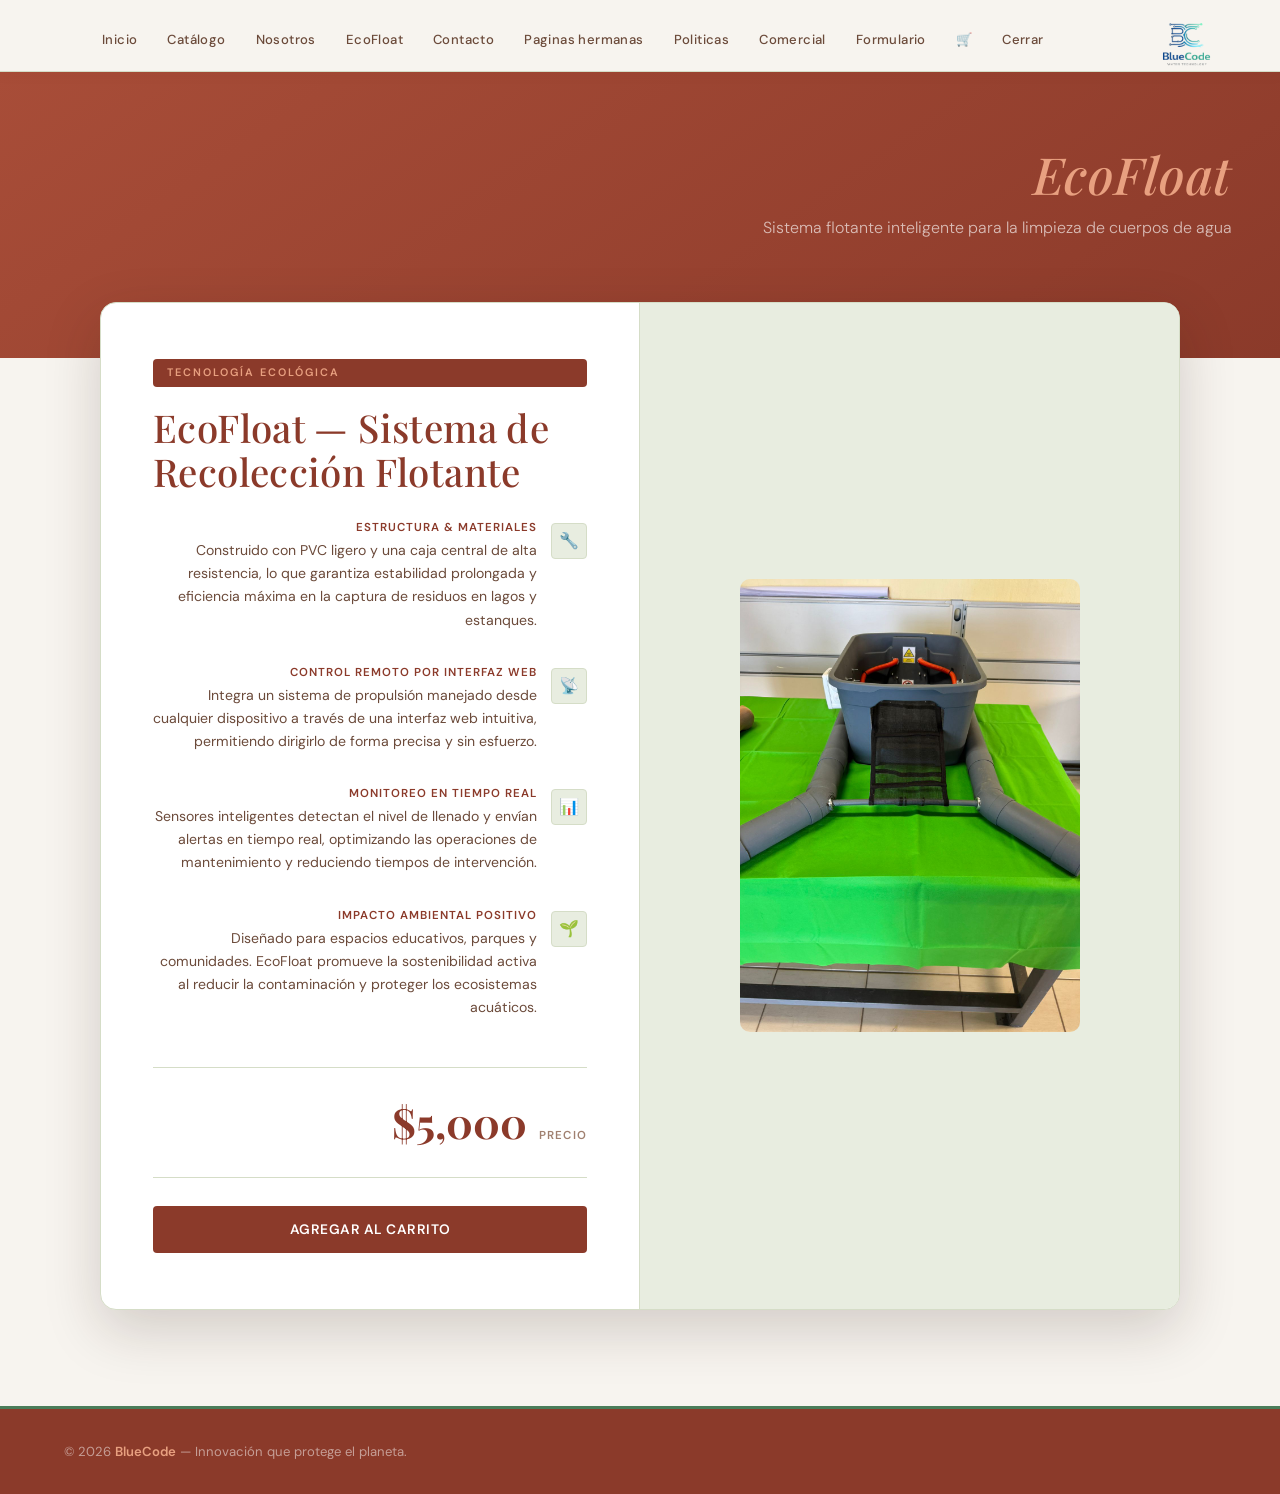
<file: producto.html>
<!DOCTYPE html>
<html lang="es">
<head>
    <meta charset="UTF-8">
    <meta name="viewport" content="width=device-width, initial-scale=1.0">
    <title>EcoFloat – BlueCode</title>
    <link href="https://cdn.jsdelivr.net/npm/bootstrap@5.3.3/dist/css/bootstrap.min.css" rel="stylesheet">
    <link rel="stylesheet" href="styles.css">
    <script src="https://cdn.jsdelivr.net/npm/bootstrap@5.3.3/dist/js/bootstrap.bundle.min.js" defer></script>
</head>
<body>

<header>
    <nav class="navbar">
        <img src="Blue.png" alt="BlueCode" height="95">
        <ul>
            <li><a href="index.html">Inicio</a></li>
            <li><a href="catalogo.html">Catálogo</a></li>
            <li><a href="nosotros.html">Nosotros</a></li>
            <li><a href="producto.html">EcoFloat</a></li>
            <li><a href="contacto.html">Contacto</a></li>
            <li><a href="hermanas.html">Paginas hermanas</a></li>
            <li><a href="politicas.html">Politicas</a></li>
            <li><a href="comercial.html">Comercial</a></li>
            <li><a href="formulario.html">Formulario</a></li>
            <li><a href="carrito.html">🛒</a></li>
            <li id="nav-sesion"><a href="login.html">Cerrar</a></li>
        </ul>
    </nav>
</header>
<script>
    const usuario = localStorage.getItem('bluecode_usuario');
    const navSesion = document.getElementById('nav-sesion');

    if (usuario) {
        navSesion.innerHTML = `<a href="#" onclick="cerrarSesion()">Cerrar sesión (${usuario})</a>`;
    }

    function cerrarSesion() {
        localStorage.removeItem('bluecode_usuario');
        window.location.href = 'login.html';
    }
</script>


<section class="producto-hero">
    <h1>EcoFloat</h1>
    <p>Sistema flotante inteligente para la limpieza de cuerpos de agua</p>
</section>


<div class="producto-detalle">


    <div class="img-wrap">
        <img src="Eco.jpeg" alt="VENGA">
    </div>


    <div class="producto-info">
        <span class="producto-badge">Tecnología Ecológica</span>
        <h2>EcoFloat — Sistema de Recolección Flotante</h2>

        <div class="producto-desc">

            <div class="desc-bloque">
                <div class="desc-icono">🔧</div>
                <div class="desc-texto">
                    <h4>Estructura &amp; Materiales</h4>
                    <p>Construido con PVC ligero y una caja central de alta resistencia, lo que garantiza estabilidad prolongada y eficiencia máxima en la captura de residuos en lagos y estanques.</p>
                </div>
            </div>

            <div class="desc-bloque">
                <div class="desc-icono">📡</div>
                <div class="desc-texto">
                    <h4>Control Remoto por Interfaz Web</h4>
                    <p>Integra un sistema de propulsión manejado desde cualquier dispositivo a través de una interfaz web intuitiva, permitiendo dirigirlo de forma precisa y sin esfuerzo.</p>
                </div>
            </div>

            <div class="desc-bloque">
                <div class="desc-icono">📊</div>
                <div class="desc-texto">
                    <h4>Monitoreo en Tiempo Real</h4>
                    <p>Sensores inteligentes detectan el nivel de llenado y envían alertas en tiempo real, optimizando las operaciones de mantenimiento y reduciendo tiempos de intervención.</p>
                </div>
            </div>

            <div class="desc-bloque">
                <div class="desc-icono">🌱</div>
                <div class="desc-texto">
                    <h4>Impacto Ambiental Positivo</h4>
                    <p>Diseñado para espacios educativos, parques y comunidades. EcoFloat promueve la sostenibilidad activa al reducir la contaminación y proteger los ecosistemas acuáticos.</p>
                </div>
            </div>

        </div>


        <div class="precio-row">
            <span class="precio-label">Precio</span>
            <span class="precio-valor">$5,000</span>
        </div>

        <a href="carrito.html" class="btn">Agregar al carrito</a>
    </div>

</div>

<footer>
    © 2026 <span>BlueCode</span> — Innovación que protege el planeta.
</footer>

</body>
</html>
</file>
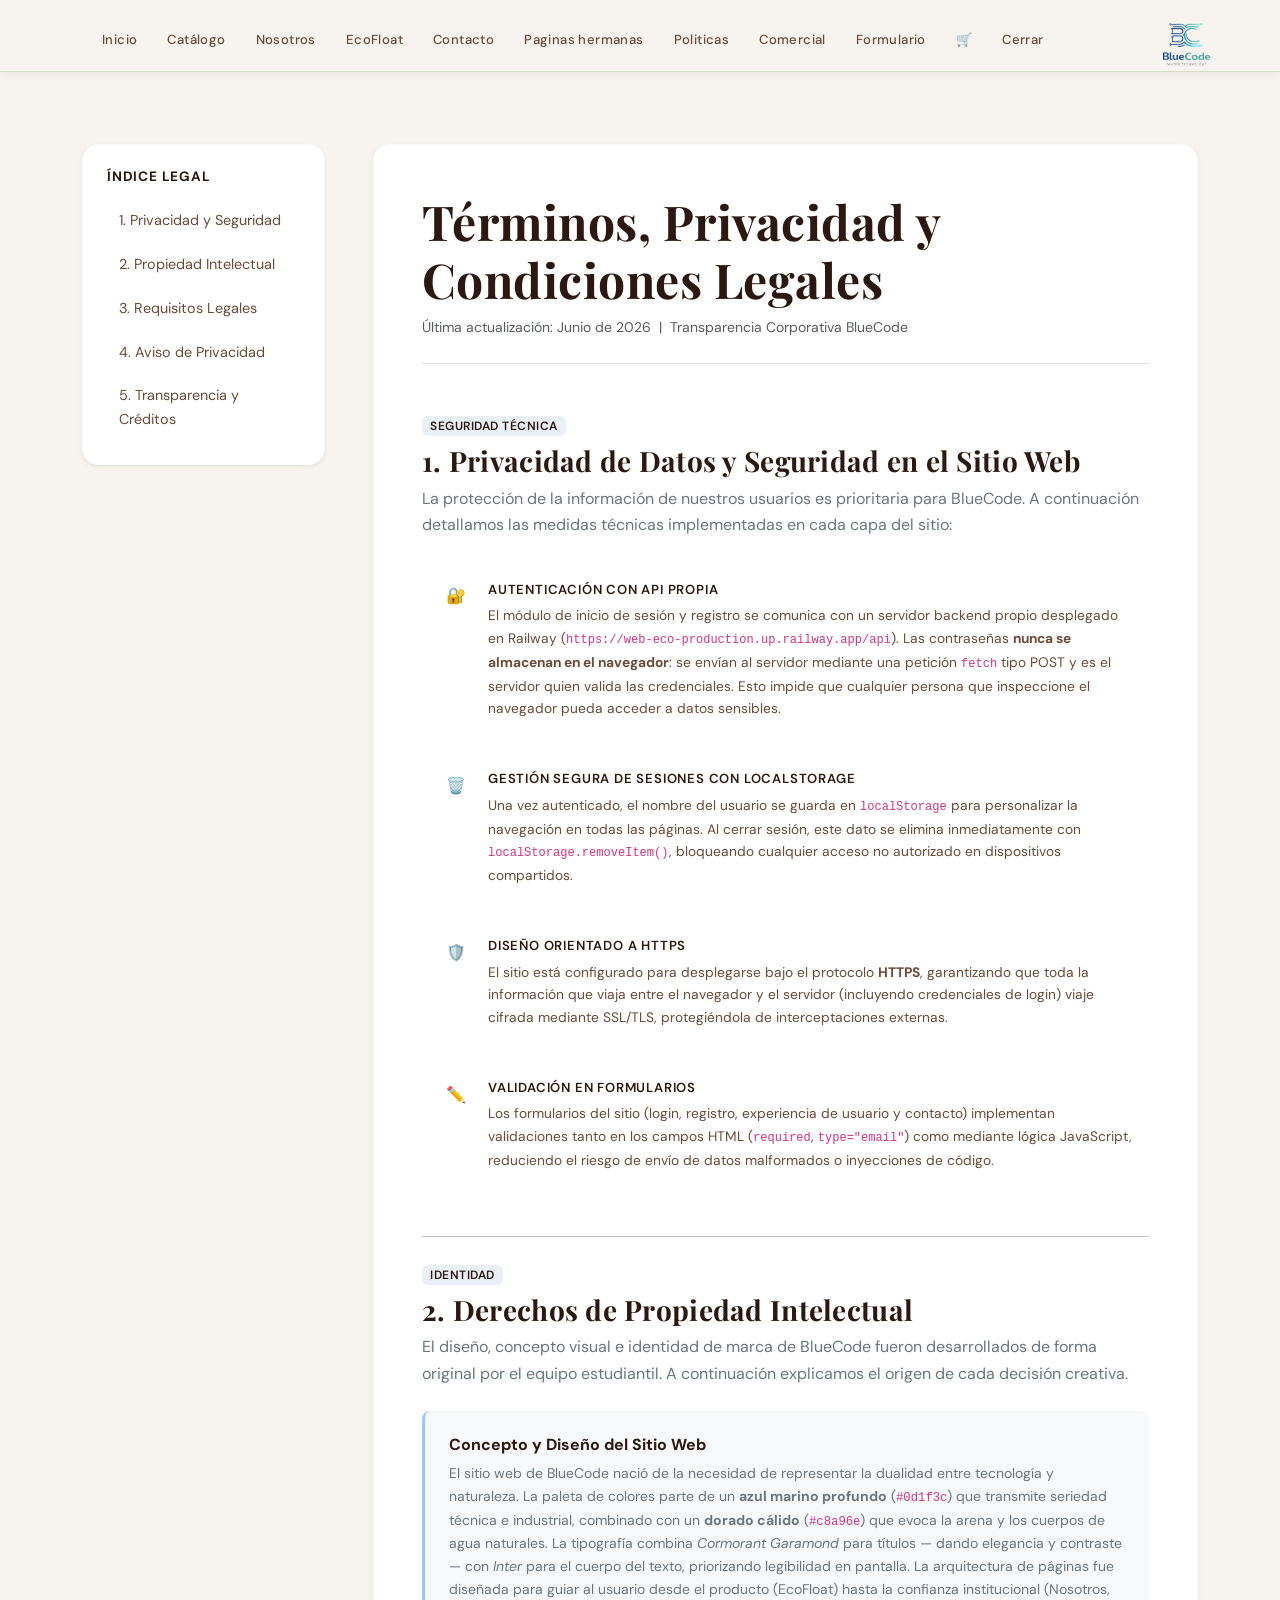
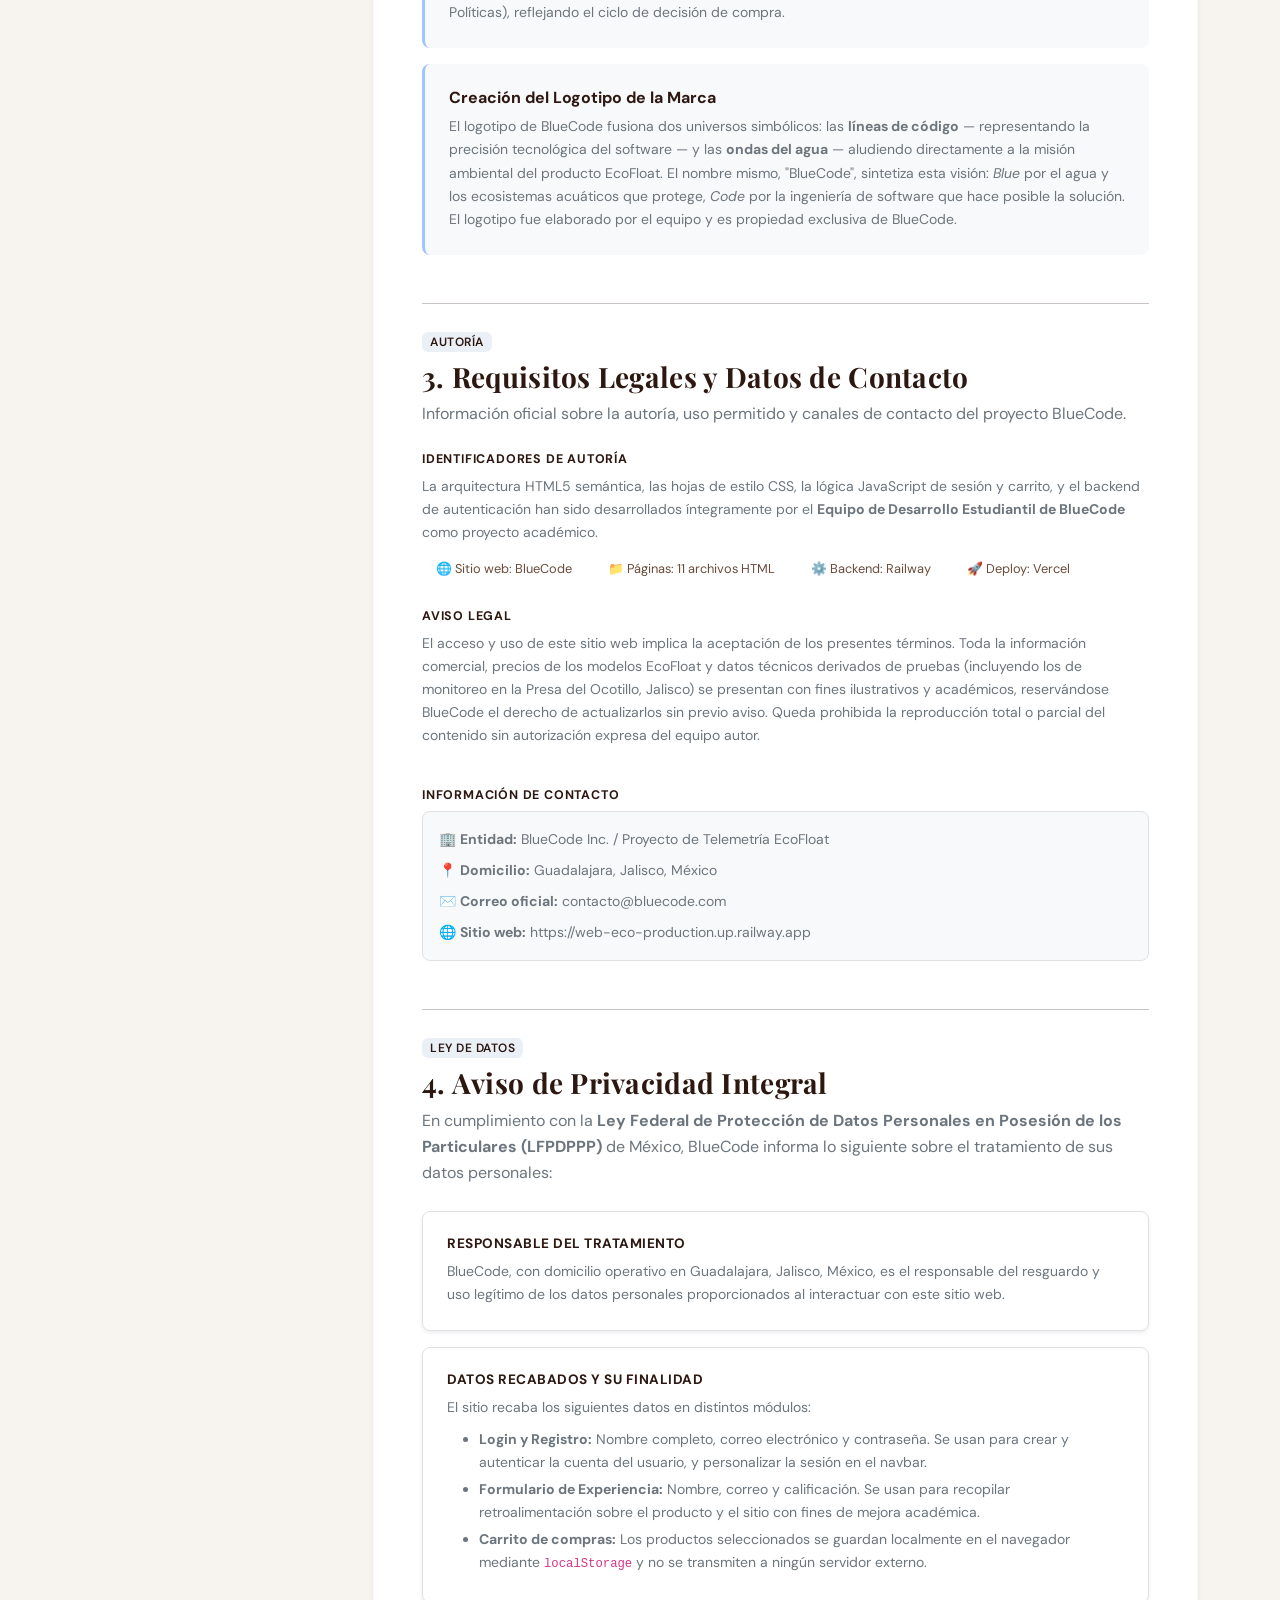
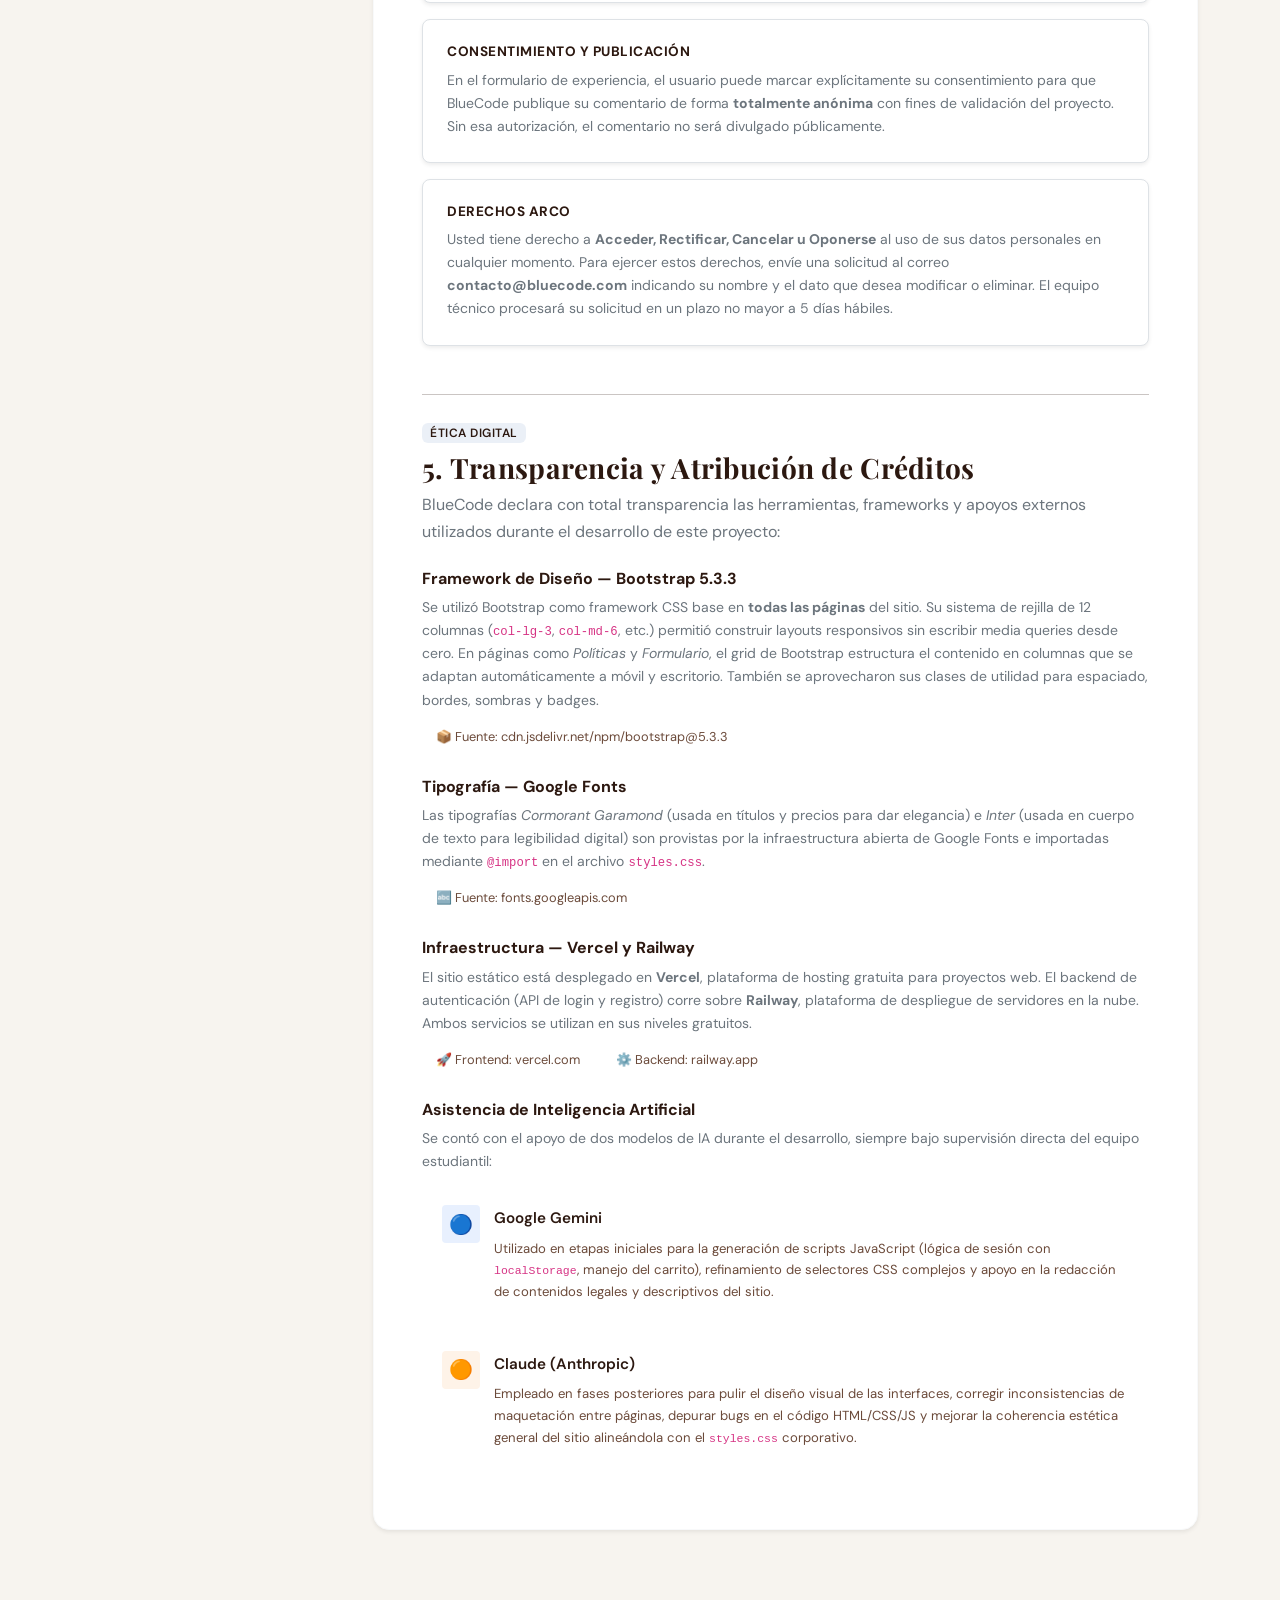
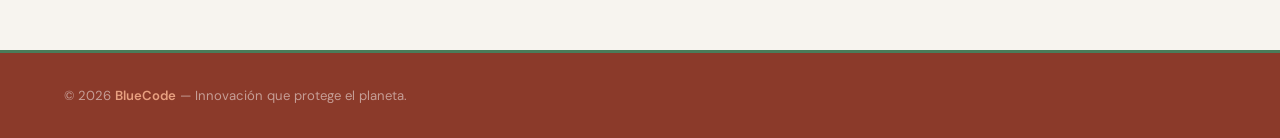
<file: seguridad.html>
<!DOCTYPE html>
<html lang="es">
<head>
    <meta charset="UTF-8">
    <meta name="viewport" content="width=device-width, initial-scale=1.0">
    <title>Políticas y Marco Legal – BlueCode</title>
    <link rel="preconnect" href="https://fonts.googleapis.com" />
    <link rel="preconnect" href="https://fonts.gstatic.com" crossorigin />
    <link href="https://fonts.googleapis.com/css2?family=Cormorant+Garamond:wght@400;500;600;700&family=Inter:wght@300;400;500;600&display=swap" rel="stylesheet" />
    <link href="https://cdn.jsdelivr.net/npm/bootstrap@5.3.3/dist/css/bootstrap.min.css" rel="stylesheet">
    <link rel="stylesheet" href="styles.css">
    <script src="https://cdn.jsdelivr.net/npm/bootstrap@5.3.3/dist/js/bootstrap.bundle.min.js" defer></script>
    <style>
        .legal-sidebar {
            position: sticky;
            top: 110px;
            height: fit-content;
        }
        .legal-nav-link {
            color: var(--text-secondary);
            text-decoration: none;
            font-size: 0.9rem;
            padding: 8px 12px;
            display: block;
            border-left: 2px solid var(--beige-mid);
            transition: all 0.2s ease;
        }
        .legal-nav-link:hover {
            color: var(--blue);
            border-left-color: var(--blue);
            background-color: rgba(62, 109, 180, 0.05);
        }
        .legal-section {
            scroll-margin-top: 120px;
        }
        .badge-legal {
            background-color: rgba(62, 109, 180, 0.1);
            color: var(--blue);
            font-weight: 600;
            font-size: 0.75rem;
            letter-spacing: 0.5px;
        }
        .ai-tool-card {
            background-color: var(--cream);
            border: 1px solid var(--beige-mid);
            border-radius: var(--radius-md);
            padding: 16px 20px;
            display: flex;
            align-items: flex-start;
            gap: 14px;
        }
        .ai-tool-icon {
            width: 38px;
            height: 38px;
            border-radius: var(--radius-sm);
            display: flex;
            align-items: center;
            justify-content: center;
            font-size: 1.2rem;
            flex-shrink: 0;
        }
        .ai-tool-icon.gemini { background-color: #e8f0fe; }
        .ai-tool-icon.claude { background-color: #fef3e8; }
        .ai-tool-name {
            font-weight: 600;
            color: var(--navy);
            font-size: 0.95rem;
        }
        .ai-tool-desc {
            font-size: 0.82rem;
            color: var(--text-secondary);
            margin: 6px 0 0;
            line-height: 1.65;
        }
        .info-chip {
            display: inline-flex;
            align-items: center;
            gap: 7px;
            background: var(--beige);
            border: 1px solid var(--beige-mid);
            border-radius: var(--radius-xl);
            padding: 6px 14px;
            font-size: 0.8rem;
            color: var(--text-secondary);
        }
        .security-item {
            display: flex;
            gap: 14px;
            align-items: flex-start;
            padding: 16px;
            background: var(--cream);
            border: 1px solid var(--beige-mid);
            border-radius: var(--radius-md);
        }
        .security-icon {
            width: 36px;
            height: 36px;
            border-radius: var(--radius-sm);
            background: var(--navy);
            color: white;
            display: flex;
            align-items: center;
            justify-content: center;
            font-size: 1rem;
            flex-shrink: 0;
        }
        .security-title {
            font-size: 0.82rem;
            font-weight: 600;
            color: var(--navy);
            text-transform: uppercase;
            letter-spacing: 0.8px;
            margin-bottom: 4px;
        }
        .security-text {
            font-size: 0.86rem;
            color: var(--text-secondary);
            line-height: 1.65;
            margin: 0;
        }
    </style>
</head>
<body>

<header>
    <nav class="navbar">
        <img src="Blue.png" alt="BlueCode" height="95">
        <ul>
            <li><a href="index.html">Inicio</a></li>
            <li><a href="catalogo.html">Catálogo</a></li>
            <li><a href="nosotros.html">Nosotros</a></li>
            <li><a href="producto.html">EcoFloat</a></li>
            <li><a href="contacto.html">Contacto</a></li>
            <li><a href="hermanas.html">Paginas hermanas</a></li>
            <li><a href="politicas.html" class="active">Politicas</a></li>
            <li><a href="comercial.html">Comercial</a></li>
            <li><a href="formulario.html">Formulario</a></li>
            <li><a href="carrito.html">🛒</a></li>
            <li id="nav-sesion"><a href="login.html">Cerrar</a></li>
        </ul>
    </nav>
</header>

<script>
    const usuario = localStorage.getItem('bluecode_usuario');
    const navSesion = document.getElementById('nav-sesion');
    if (usuario) {
        navSesion.innerHTML = `<a href="#" onclick="cerrarSesion()">Cerrar sesión (${usuario})</a>`;
    }
    function cerrarSesion() {
        localStorage.removeItem('bluecode_usuario');
        window.location.href = 'login.html';
    }
</script>

<main class="container my-5 py-4">
    <div class="row g-5">

        <!-- ÍNDICE LATERAL -->
        <aside class="col-lg-3 d-none d-lg-block">
            <div class="legal-sidebar bg-white p-4 rounded-4 shadow-sm border border-light">
                <h5 class="fw-bold mb-3" style="font-size: 0.85rem; color: var(--navy); text-transform: uppercase; letter-spacing: 0.8px;">Índice Legal</h5>
                <nav class="d-flex flex-column gap-1">
                    <a href="#seguridad"            class="legal-nav-link">1. Privacidad y Seguridad</a>
                    <a href="#propiedad-intelectual" class="legal-nav-link">2. Propiedad Intelectual</a>
                    <a href="#requisitos-legales"   class="legal-nav-link">3. Requisitos Legales</a>
                    <a href="#aviso-privacidad"     class="legal-nav-link">4. Aviso de Privacidad</a>
                    <a href="#transparencia"        class="legal-nav-link">5. Transparencia y Créditos</a>
                </nav>
            </div>
        </aside>

        <!-- CONTENIDO -->
        <div class="col-lg-9">
            <div class="bg-white p-4 p-md-5 rounded-4 shadow-sm border border-light">

                <div class="border-bottom pb-4 mb-5">
                    <h1 class="fw-bold display-5 mb-2">Términos, Privacidad y Condiciones Legales</h1>
                    <p class="text-muted small mb-0">Última actualización: Junio de 2026 &nbsp;|&nbsp; Transparencia Corporativa BlueCode</p>
                </div>

                <!-- ══════════════════════════════
                     SECCIÓN 1 — PRIVACIDAD Y SEGURIDAD
                ══════════════════════════════ -->
                <section id="seguridad" class="legal-section mb-5">
                    <span class="badge badge-legal px-2 py-1 mb-2 text-uppercase">Seguridad Técnica</span>
                    <h2 class="fw-bold h3 mb-2">1. Privacidad de Datos y Seguridad en el Sitio Web</h2>
                    <p class="text-secondary mb-4">La protección de la información de nuestros usuarios es prioritaria para BlueCode. A continuación detallamos las medidas técnicas implementadas en cada capa del sitio:</p>

                    <div class="d-flex flex-column gap-3">

                        <div class="security-item">
                            <div class="security-icon">🔐</div>
                            <div>
                                <p class="security-title">Autenticación con API propia</p>
                                <p class="security-text">El módulo de inicio de sesión y registro se comunica con un servidor backend propio desplegado en Railway (<code>https://web-eco-production.up.railway.app/api</code>). Las contraseñas <strong>nunca se almacenan en el navegador</strong>: se envían al servidor mediante una petición <code>fetch</code> tipo POST y es el servidor quien valida las credenciales. Esto impide que cualquier persona que inspeccione el navegador pueda acceder a datos sensibles.</p>
                            </div>
                        </div>

                        <div class="security-item">
                            <div class="security-icon">🗑️</div>
                            <div>
                                <p class="security-title">Gestión segura de sesiones con localStorage</p>
                                <p class="security-text">Una vez autenticado, el nombre del usuario se guarda en <code>localStorage</code> para personalizar la navegación en todas las páginas. Al cerrar sesión, este dato se elimina inmediatamente con <code>localStorage.removeItem()</code>, bloqueando cualquier acceso no autorizado en dispositivos compartidos.</p>
                            </div>
                        </div>

                        <div class="security-item">
                            <div class="security-icon">🛡️</div>
                            <div>
                                <p class="security-title">Diseño orientado a HTTPS</p>
                                <p class="security-text">El sitio está configurado para desplegarse bajo el protocolo <strong>HTTPS</strong>, garantizando que toda la información que viaja entre el navegador y el servidor (incluyendo credenciales de login) viaje cifrada mediante SSL/TLS, protegiéndola de interceptaciones externas.</p>
                            </div>
                        </div>

                        <div class="security-item">
                            <div class="security-icon">✏️</div>
                            <div>
                                <p class="security-title">Validación en formularios</p>
                                <p class="security-text">Los formularios del sitio (login, registro, experiencia de usuario y contacto) implementan validaciones tanto en los campos HTML (<code>required</code>, <code>type="email"</code>) como mediante lógica JavaScript, reduciendo el riesgo de envío de datos malformados o inyecciones de código.</p>
                            </div>
                        </div>

                    </div>
                </section>

                <hr class="my-4">

                <!-- ══════════════════════════════
                     SECCIÓN 2 — PROPIEDAD INTELECTUAL
                ══════════════════════════════ -->
                <section id="propiedad-intelectual" class="legal-section mb-5">
                    <span class="badge badge-legal px-2 py-1 mb-2 text-uppercase">Identidad</span>
                    <h2 class="fw-bold h3 mb-2">2. Derechos de Propiedad Intelectual</h2>
                    <p class="text-secondary mb-4">El diseño, concepto visual e identidad de marca de BlueCode fueron desarrollados de forma original por el equipo estudiantil. A continuación explicamos el origen de cada decisión creativa.</p>

                    <div class="bg-light p-4 rounded-3 mb-3 border-start border-3 border-primary-subtle">
                        <h4 class="fw-bold h6 mb-2" style="color: var(--navy);">Concepto y Diseño del Sitio Web</h4>
                        <p class="text-secondary small mb-0">El sitio web de BlueCode nació de la necesidad de representar la dualidad entre tecnología y naturaleza. La paleta de colores parte de un <strong>azul marino profundo</strong> (<code>#0d1f3c</code>) que transmite seriedad técnica e industrial, combinado con un <strong>dorado cálido</strong> (<code>#c8a96e</code>) que evoca la arena y los cuerpos de agua naturales. La tipografía combina <em>Cormorant Garamond</em> para títulos — dando elegancia y contraste — con <em>Inter</em> para el cuerpo del texto, priorizando legibilidad en pantalla. La arquitectura de páginas fue diseñada para guiar al usuario desde el producto (EcoFloat) hasta la confianza institucional (Nosotros, Políticas), reflejando el ciclo de decisión de compra.</p>
                    </div>

                    <div class="bg-light p-4 rounded-3 border-start border-3 border-primary-subtle">
                        <h4 class="fw-bold h6 mb-2" style="color: var(--navy);">Creación del Logotipo de la Marca</h4>
                        <p class="text-secondary small mb-0">El logotipo de BlueCode fusiona dos universos simbólicos: las <strong>líneas de código</strong> — representando la precisión tecnológica del software — y las <strong>ondas del agua</strong> — aludiendo directamente a la misión ambiental del producto EcoFloat. El nombre mismo, "BlueCode", sintetiza esta visión: <em>Blue</em> por el agua y los ecosistemas acuáticos que protege, <em>Code</em> por la ingeniería de software que hace posible la solución. El logotipo fue elaborado por el equipo y es propiedad exclusiva de BlueCode.</p>
                    </div>
                </section>

                <hr class="my-4">

                <!-- ══════════════════════════════
                     SECCIÓN 3 — REQUISITOS LEGALES
                ══════════════════════════════ -->
                <section id="requisitos-legales" class="legal-section mb-5">
                    <span class="badge badge-legal px-2 py-1 mb-2 text-uppercase">Autoría</span>
                    <h2 class="fw-bold h3 mb-2">3. Requisitos Legales y Datos de Contacto</h2>
                    <p class="text-secondary mb-4">Información oficial sobre la autoría, uso permitido y canales de contacto del proyecto BlueCode.</p>

                    <div class="d-flex flex-column gap-4">

                        <div>
                            <h4 class="fw-bold h6 mb-2" style="color: var(--navy); text-transform: uppercase; font-size: 0.78rem; letter-spacing: 0.8px;">Identificadores de Autoría</h4>
                            <p class="text-secondary small mb-2">La arquitectura HTML5 semántica, las hojas de estilo CSS, la lógica JavaScript de sesión y carrito, y el backend de autenticación han sido desarrollados íntegramente por el <strong>Equipo de Desarrollo Estudiantil de BlueCode</strong> como proyecto académico.</p>
                            <div class="d-flex flex-wrap gap-2 mt-2">
                                <span class="info-chip">🌐 Sitio web: BlueCode</span>
                                <span class="info-chip">📁 Páginas: 11 archivos HTML</span>
                                <span class="info-chip">⚙️ Backend: Railway</span>
                                <span class="info-chip">🚀 Deploy: Vercel</span>
                            </div>
                        </div>

                        <div>
                            <h4 class="fw-bold h6 mb-2" style="color: var(--navy); text-transform: uppercase; font-size: 0.78rem; letter-spacing: 0.8px;">Aviso Legal</h4>
                            <p class="text-secondary small">El acceso y uso de este sitio web implica la aceptación de los presentes términos. Toda la información comercial, precios de los modelos EcoFloat y datos técnicos derivados de pruebas (incluyendo los de monitoreo en la Presa del Ocotillo, Jalisco) se presentan con fines ilustrativos y académicos, reservándose BlueCode el derecho de actualizarlos sin previo aviso. Queda prohibida la reproducción total o parcial del contenido sin autorización expresa del equipo autor.</p>
                        </div>

                        <div>
                            <h4 class="fw-bold h6 mb-2" style="color: var(--navy); text-transform: uppercase; font-size: 0.78rem; letter-spacing: 0.8px;">Información de Contacto</h4>
                            <div class="border rounded-3 p-3 bg-light d-flex flex-column gap-2">
                                <p class="small text-secondary mb-0">🏢 <strong>Entidad:</strong> BlueCode Inc. / Proyecto de Telemetría EcoFloat</p>
                                <p class="small text-secondary mb-0">📍 <strong>Domicilio:</strong> Guadalajara, Jalisco, México</p>
                                <p class="small text-secondary mb-0">✉️ <strong>Correo oficial:</strong> contacto@bluecode.com</p>
                                <p class="small text-secondary mb-0">🌐 <strong>Sitio web:</strong> https://web-eco-production.up.railway.app</p>
                            </div>
                        </div>

                    </div>
                </section>

                <hr class="my-4">

                <!-- ══════════════════════════════
                     SECCIÓN 4 — AVISO DE PRIVACIDAD
                ══════════════════════════════ -->
                <section id="aviso-privacidad" class="legal-section mb-5">
                    <span class="badge badge-legal px-2 py-1 mb-2 text-uppercase">Ley de Datos</span>
                    <h2 class="fw-bold h3 mb-2">4. Aviso de Privacidad Integral</h2>
                    <p class="text-secondary mb-4">En cumplimiento con la <strong>Ley Federal de Protección de Datos Personales en Posesión de los Particulares (LFPDPPP)</strong> de México, BlueCode informa lo siguiente sobre el tratamiento de sus datos personales:</p>

                    <div class="d-flex flex-column gap-3">

                        <div class="border rounded-3 p-4 bg-white shadow-sm">
                            <h5 class="fw-bold mb-2" style="font-size: 0.85rem; color: var(--navy); text-transform: uppercase; letter-spacing: 0.5px;">Responsable del Tratamiento</h5>
                            <p class="small text-secondary mb-0">BlueCode, con domicilio operativo en Guadalajara, Jalisco, México, es el responsable del resguardo y uso legítimo de los datos personales proporcionados al interactuar con este sitio web.</p>
                        </div>

                        <div class="border rounded-3 p-4 bg-white shadow-sm">
                            <h5 class="fw-bold mb-2" style="font-size: 0.85rem; color: var(--navy); text-transform: uppercase; letter-spacing: 0.5px;">Datos Recabados y su Finalidad</h5>
                            <p class="small text-secondary mb-2">El sitio recaba los siguientes datos en distintos módulos:</p>
                            <ul class="small text-secondary mb-0">
                                <li class="mb-1"><strong>Login y Registro:</strong> Nombre completo, correo electrónico y contraseña. Se usan para crear y autenticar la cuenta del usuario, y personalizar la sesión en el navbar.</li>
                                <li class="mb-1"><strong>Formulario de Experiencia:</strong> Nombre, correo y calificación. Se usan para recopilar retroalimentación sobre el producto y el sitio con fines de mejora académica.</li>
                                <li class="mb-1"><strong>Carrito de compras:</strong> Los productos seleccionados se guardan localmente en el navegador mediante <code>localStorage</code> y no se transmiten a ningún servidor externo.</li>
                            </ul>
                        </div>

                        <div class="border rounded-3 p-4 bg-white shadow-sm">
                            <h5 class="fw-bold mb-2" style="font-size: 0.85rem; color: var(--navy); text-transform: uppercase; letter-spacing: 0.5px;">Consentimiento y Publicación</h5>
                            <p class="small text-secondary mb-0">En el formulario de experiencia, el usuario puede marcar explícitamente su consentimiento para que BlueCode publique su comentario de forma <strong>totalmente anónima</strong> con fines de validación del proyecto. Sin esa autorización, el comentario no será divulgado públicamente.</p>
                        </div>

                        <div class="border rounded-3 p-4 bg-white shadow-sm">
                            <h5 class="fw-bold mb-2" style="font-size: 0.85rem; color: var(--navy); text-transform: uppercase; letter-spacing: 0.5px;">Derechos ARCO</h5>
                            <p class="small text-secondary mb-0">Usted tiene derecho a <strong>Acceder, Rectificar, Cancelar u Oponerse</strong> al uso de sus datos personales en cualquier momento. Para ejercer estos derechos, envíe una solicitud al correo <strong>contacto@bluecode.com</strong> indicando su nombre y el dato que desea modificar o eliminar. El equipo técnico procesará su solicitud en un plazo no mayor a 5 días hábiles.</p>
                        </div>

                    </div>
                </section>

                <hr class="my-4">

                <!-- ══════════════════════════════
                     SECCIÓN 5 — TRANSPARENCIA
                ══════════════════════════════ -->
                <section id="transparencia" class="legal-section mb-3">
                    <span class="badge badge-legal px-2 py-1 mb-2 text-uppercase">Ética Digital</span>
                    <h2 class="fw-bold h3 mb-2">5. Transparencia y Atribución de Créditos</h2>
                    <p class="text-secondary mb-4">BlueCode declara con total transparencia las herramientas, frameworks y apoyos externos utilizados durante el desarrollo de este proyecto:</p>

                    <div class="d-flex flex-column gap-4">

                        <!-- Bootstrap -->
                        <div>
                            <h4 class="fw-bold h6 mb-2" style="color: var(--text-primary);">Framework de Diseño — Bootstrap 5.3.3</h4>
                            <p class="text-secondary small mb-2">Se utilizó Bootstrap como framework CSS base en <strong>todas las páginas</strong> del sitio. Su sistema de rejilla de 12 columnas (<code>col-lg-3</code>, <code>col-md-6</code>, etc.) permitió construir layouts responsivos sin escribir media queries desde cero. En páginas como <em>Políticas</em> y <em>Formulario</em>, el grid de Bootstrap estructura el contenido en columnas que se adaptan automáticamente a móvil y escritorio. También se aprovecharon sus clases de utilidad para espaciado, bordes, sombras y badges.</p>
                            <span class="info-chip">📦 Fuente: cdn.jsdelivr.net/npm/bootstrap@5.3.3</span>
                        </div>

                        <!-- Google Fonts -->
                        <div>
                            <h4 class="fw-bold h6 mb-2" style="color: var(--text-primary);">Tipografía — Google Fonts</h4>
                            <p class="text-secondary small mb-2">Las tipografías <em>Cormorant Garamond</em> (usada en títulos y precios para dar elegancia) e <em>Inter</em> (usada en cuerpo de texto para legibilidad digital) son provistas por la infraestructura abierta de Google Fonts e importadas mediante <code>@import</code> en el archivo <code>styles.css</code>.</p>
                            <span class="info-chip">🔤 Fuente: fonts.googleapis.com</span>
                        </div>

                        <!-- Vercel + Railway -->
                        <div>
                            <h4 class="fw-bold h6 mb-2" style="color: var(--text-primary);">Infraestructura — Vercel y Railway</h4>
                            <p class="text-secondary small mb-2">El sitio estático está desplegado en <strong>Vercel</strong>, plataforma de hosting gratuita para proyectos web. El backend de autenticación (API de login y registro) corre sobre <strong>Railway</strong>, plataforma de despliegue de servidores en la nube. Ambos servicios se utilizan en sus niveles gratuitos.</p>
                            <div class="d-flex flex-wrap gap-2">
                                <span class="info-chip">🚀 Frontend: vercel.com</span>
                                <span class="info-chip">⚙️ Backend: railway.app</span>
                            </div>
                        </div>

                        <!-- IA -->
                        <div>
                            <h4 class="fw-bold h6 mb-2" style="color: var(--text-primary);">Asistencia de Inteligencia Artificial</h4>
                            <p class="text-secondary small mb-3">Se contó con el apoyo de dos modelos de IA durante el desarrollo, siempre bajo supervisión directa del equipo estudiantil:</p>

                            <div class="d-flex flex-column gap-3">
                                <div class="ai-tool-card">
                                    <div class="ai-tool-icon gemini">🔵</div>
                                    <div>
                                        <span class="ai-tool-name">Google Gemini</span>
                                        <p class="ai-tool-desc">Utilizado en etapas iniciales para la generación de scripts JavaScript (lógica de sesión con <code>localStorage</code>, manejo del carrito), refinamiento de selectores CSS complejos y apoyo en la redacción de contenidos legales y descriptivos del sitio.</p>
                                    </div>
                                </div>

                                <div class="ai-tool-card">
                                    <div class="ai-tool-icon claude">🟠</div>
                                    <div>
                                        <span class="ai-tool-name">Claude (Anthropic)</span>
                                        <p class="ai-tool-desc">Empleado en fases posteriores para pulir el diseño visual de las interfaces, corregir inconsistencias de maquetación entre páginas, depurar bugs en el código HTML/CSS/JS y mejorar la coherencia estética general del sitio alineándola con el <code>styles.css</code> corporativo.</p>
                                    </div>
                                </div>
                            </div>
                        </div>

                    </div>
                </section>

            </div>
        </div>
    </div>
</main>

<footer>
    &copy; 2026 <span>BlueCode</span> — Innovación que protege el planeta.
</footer>

</body>
</html>
</file>
<file: styles.css>
@import url('https://fonts.googleapis.com/css2?family=Playfair+Display:ital,wght@0,400;0,500;0,700;1,400&family=DM+Sans:wght@300;400;500;600&display=swap');

/* ─── TOKENS ─── */
:root {
    --terra:       #8b3a2a;
    --terra-mid:   #a84d38;
    --terra-light: #c96a52;
    --rust:        #d4845a;
    --rust-soft:   #e8a080;

    --sage:        #e8ede0;
    --sage-mid:    #d5ddc7;
    --sage-dark:   #b8c4a4;
    --ivory:       #f7f4ef;
    --warm-white:  #ffffff;

    --text-primary:   #2c1810;
    --text-secondary: #6b4a3a;
    --text-muted:     #a08070;

    --accent:      #4a7c59;
    --accent-light:#6a9e78;

    --shadow-sm:   0 2px 12px rgba(139,58,42,0.08);
    --shadow-md:   0 8px 32px rgba(139,58,42,0.14);
    --shadow-lg:   0 20px 56px rgba(44,24,16,0.18);

    --radius-sm:   4px;
    --radius-md:   10px;
    --radius-lg:   16px;
    --radius-xl:   24px;
}

/* ─── RESET ─── */
*, *::before, *::after { margin: 0; padding: 0; box-sizing: border-box; }

html { scroll-behavior: smooth; }

body {
    font-family: 'DM Sans', sans-serif;
    background: var(--ivory);
    color: var(--text-primary);
    line-height: 1.65;
    -webkit-font-smoothing: antialiased;
}

/* ─── TIPOGRAFÍA DISPLAY ─── */
h1, h2, h3, .display {
    font-family: 'Playfair Display', serif;
    font-weight: 500;
    letter-spacing: 0.01em;
}

/* ─────────────────────────────
   NAVBAR  (logo derecha, nav izquierda)
───────────────────────────── */
.navbar {
    background: var(--ivory);
    display: flex;
    flex-direction: row-reverse;        /* ESPEJO */
    justify-content: space-between;
    align-items: center;
    padding: 0 56px;
    height: 72px;
    position: sticky;
    top: 0;
    z-index: 200;
    border-bottom: 1px solid var(--sage-mid);
    box-shadow: var(--shadow-sm);
}

.navbar h1 {
    font-family: 'Playfair Display', serif;
    font-size: 1.55rem;
    font-weight: 700;
    color: var(--terra);
    letter-spacing: 0.5px;
}

.navbar h1 span {
    color: var(--accent);
}

.navbar-logo {
    font-family: 'Playfair Display', serif;
    font-size: 1.55rem;
    font-weight: 700;
    color: var(--terra);
    letter-spacing: 0.5px;
    text-decoration: none;
}

.navbar-logo span { color: var(--accent); }

.navbar ul {
    display: flex;
    gap: 2px;
    list-style: none;
}

.navbar a {
    color: var(--text-secondary);
    text-decoration: none;
    font-size: 0.82rem;
    font-weight: 500;
    letter-spacing: 0.4px;
    padding: 7px 14px;
    border-radius: var(--radius-sm);
    transition: all 0.2s ease;
}

.navbar a:hover,
.navbar a.activo {
    background: rgba(74,124,89,0.12);
    color: var(--accent);
}

/* ─────────────────────────────
   HERO  (texto derecha, imagen izquierda)
───────────────────────────── */
.hero {
    min-height: 88vh;
    background:
        linear-gradient(340deg, rgba(44,24,16,0.95) 0%, rgba(139,58,42,0.88) 45%, rgba(74,124,89,0.75) 100%),
        url('https://images.unsplash.com/photo-1506905925346-21bda4d32df4?w=1800') center/cover no-repeat;
    display: flex;
    flex-direction: column;
    justify-content: center;
    align-items: flex-end;             /* ESPEJO: alineado a la derecha */
    text-align: right;
    padding: 100px 96px 80px 48px;    /* ESPEJO: más padding derecho */
    position: relative;
    overflow: hidden;
}

.hero::after {
    content: '';
    position: absolute;
    inset: 0;
    background:
        radial-gradient(ellipse 80% 60% at 100% 50%, rgba(74,124,89,0.12), transparent);
    pointer-events: none;
}

.hero h2 {
    font-family: 'Playfair Display', serif;
    font-size: 5.2rem;
    font-weight: 700;
    color: var(--warm-white);
    line-height: 1.05;
    margin-bottom: 22px;
    position: relative;
    z-index: 1;
    letter-spacing: 0.01em;
}

.hero h2 span {
    color: var(--rust-soft);
    font-style: italic;
}

.hero p {
    font-size: 1.05rem;
    font-weight: 300;
    color: rgba(255,255,255,0.72);
    max-width: 480px;
    margin-bottom: 44px;
    position: relative;
    z-index: 1;
    line-height: 1.75;
}

.btn-hero {
    background: var(--accent);
    color: var(--warm-white);
    border: none;
    padding: 15px 42px;
    border-radius: var(--radius-sm);
    font-size: 0.9rem;
    font-weight: 600;
    font-family: 'DM Sans', sans-serif;
    letter-spacing: 0.6px;
    cursor: pointer;
    text-transform: uppercase;
    text-decoration: none;
    display: inline-block;
    position: relative;
    z-index: 1;
    transition: all 0.28s ease;
}

.btn-hero:hover {
    background: var(--accent-light);
    transform: translateY(-2px);
    box-shadow: 0 10px 32px rgba(74,124,89,0.40);
}

/* ─────────────────────────────
   BÚSQUEDA  (right-aligned)
───────────────────────────── */
.busqueda {
    background: var(--sage);
    padding: 18px 56px;
    display: flex;
    justify-content: flex-end;          /* ESPEJO */
    border-bottom: 1px solid var(--sage-mid);
}

.busqueda input {
    width: 100%;
    max-width: 540px;
    padding: 12px 24px;
    border: 1.5px solid var(--sage-mid);
    border-radius: var(--radius-sm);
    font-size: 0.9rem;
    font-family: 'DM Sans', sans-serif;
    color: var(--text-primary);
    background: var(--warm-white);
    outline: none;
    transition: all 0.22s;
}

.busqueda input::placeholder { color: var(--text-muted); }

.busqueda input:focus {
    border-color: var(--terra);
    background: var(--warm-white);
    box-shadow: 0 0 0 4px rgba(139,58,42,0.1);
}

/* ─────────────────────────────
   INFO / SECCIÓN TEXTO  (izquierda)
───────────────────────────── */
.info {
    max-width: 680px;
    margin: 72px auto 72px 8%;         /* ESPEJO: margin izquierdo deliberado */
    padding: 0 40px;
    text-align: left;
}

.info h2 {
    font-size: 2.4rem;
    color: var(--terra);
    margin-bottom: 16px;
}

.info p {
    color: var(--text-secondary);
    font-size: 1rem;
    line-height: 1.8;
}

/* ─────────────────────────────
   PUBLICIDAD / BANNER
───────────────────────────── */
.publicidad {
    background: var(--sage);
    color: var(--text-secondary);
    text-align: right;                  /* ESPEJO */
    padding: 24px 56px;
    font-size: 0.9rem;
    font-weight: 500;
    letter-spacing: 0.5px;
    border-top: 3px solid var(--terra);
    border-bottom: 3px solid var(--terra);
}

/* ─────────────────────────────
   PRODUCTO — HERO
───────────────────────────── */
.producto-hero {
    background: linear-gradient(325deg, var(--terra), var(--terra-mid));
    padding: 72px 48px 100px;
    text-align: right;                 /* ESPEJO */
    color: var(--warm-white);
}

.producto-hero h1 {
    font-family: 'Playfair Display', serif;
    font-size: 3.2rem;
    color: var(--rust-soft);
    margin-bottom: 10px;
    font-style: italic;
}

.producto-hero p {
    font-size: 1rem;
    color: rgba(255,255,255,0.65);
    font-weight: 300;
}

/* ─────────────────────────────
   PRODUCTO — DETALLE  (info izquierda, imagen derecha)
───────────────────────────── */
.producto-detalle {
    display: grid;
    grid-template-columns: 1fr 1fr;
    max-width: 1080px;
    margin: -56px auto 72px;
    background: var(--warm-white);
    border-radius: var(--radius-lg);
    overflow: hidden;
    box-shadow: var(--shadow-lg);
    border: 1px solid var(--sage-mid);
    direction: rtl;                    /* ESPEJO: invierte el orden de columnas */
}

.img-wrap {
    background: var(--sage);
    display: flex;
    align-items: center;
    justify-content: center;
    min-height: 460px;
    padding: 56px;
    direction: ltr;
}

.img-placeholder {
    width: 280px;
    height: 240px;
    border-radius: var(--radius-md);
    background: linear-gradient(325deg, var(--sage-mid), var(--sage-dark));
    display: flex;
    align-items: center;
    justify-content: center;
    font-size: 4rem;
}

.producto-detalle img {
    width: 100%;
    max-width: 340px;
    border-radius: var(--radius-md);
    object-fit: contain;
}

.producto-info {
    padding: 56px 52px;
    display: flex;
    flex-direction: column;
    justify-content: center;
    border-right: 1px solid var(--sage-mid); /* ESPEJO: borde derecho */
    direction: ltr;
    text-align: left;
}

.producto-badge {
    display: inline-block;
    background: var(--terra);
    color: var(--rust-soft);
    font-size: 0.68rem;
    font-weight: 600;
    letter-spacing: 2px;
    text-transform: uppercase;
    padding: 5px 14px;
    border-radius: var(--radius-sm);
    margin-bottom: 18px;
}

.producto-info h2 {
    font-size: 2.4rem;
    color: var(--terra);
    margin-bottom: 28px;
    line-height: 1.15;
}

.producto-desc {
    display: flex;
    flex-direction: column;
    gap: 18px;
    margin-bottom: 32px;
}

.desc-bloque {
    display: flex;
    flex-direction: row-reverse;       /* ESPEJO: icono a la derecha */
    gap: 14px;
    align-items: flex-start;
}

.desc-icono {
    width: 36px;
    height: 36px;
    border-radius: var(--radius-sm);
    background: var(--sage);
    border: 1px solid var(--sage-mid);
    display: flex;
    align-items: center;
    justify-content: center;
    font-size: 1rem;
    flex-shrink: 0;
    margin-top: 2px;
}

.desc-texto {
    text-align: right;                 /* ESPEJO */
}

.desc-texto h4 {
    font-size: 0.72rem;
    font-weight: 600;
    color: var(--terra);
    text-transform: uppercase;
    letter-spacing: 1px;
    margin-bottom: 4px;
}

.desc-texto p {
    font-size: 0.88rem;
    color: var(--text-secondary);
    line-height: 1.65;
}

.precio-row {
    display: flex;
    flex-direction: row-reverse;       /* ESPEJO */
    align-items: baseline;
    gap: 12px;
    padding: 20px 0;
    border-top: 1px solid var(--sage-mid);
    border-bottom: 1px solid var(--sage-mid);
    margin-bottom: 28px;
}

.precio-label {
    font-size: 0.72rem;
    color: var(--text-muted);
    text-transform: uppercase;
    letter-spacing: 1.2px;
    font-weight: 600;
}

.precio-valor {
    font-family: 'Playfair Display', serif;
    font-size: 2.6rem;
    font-weight: 700;
    color: var(--terra);
}

/* ─────────────────────────────
   NOSOTROS — HERO  (texto izquierda)
───────────────────────────── */
.nosotros-hero {
    min-height: 340px;
    background:
        linear-gradient(330deg, rgba(44,24,16,0.95) 0%, rgba(139,58,42,0.85) 100%),
        url('https://images.unsplash.com/photo-1497366754035-f200968a6e72?w=1400') center/cover no-repeat;
    display: flex;
    flex-direction: column;
    justify-content: center;
    align-items: flex-start;           /* ESPEJO: izquierda */
    color: var(--warm-white);
    text-align: left;
    padding: 70px 96px 70px 64px;
}

.nosotros-hero h2 {
    font-size: 3rem;
    margin-bottom: 14px;
    font-style: italic;
}

.nosotros-hero p {
    font-size: 1rem;
    color: rgba(255,255,255,0.72);
    max-width: 520px;
    font-weight: 300;
    line-height: 1.8;
}

/* ─────────────────────────────
   NOSOTROS — GRID
───────────────────────────── */
.nosotros-grid {
    display: grid;
    grid-template-columns: repeat(auto-fit, minmax(280px, 1fr));
    gap: 24px;
    padding: 64px 56px;
    max-width: 1200px;
    margin: 0 auto;
}

.card-pro {
    background: var(--warm-white);
    padding: 32px 28px;
    border-radius: var(--radius-lg);
    border: 1px solid var(--sage-mid);
    box-shadow: var(--shadow-sm);
    transition: all 0.28s ease;
    position: relative;
    overflow: hidden;
    text-align: right;                 /* ESPEJO */
}

.card-pro::before {
    content: '';
    position: absolute;
    bottom: 0; left: 0; right: 0;      /* ESPEJO: borde inferior */
    height: 3px;
    background: linear-gradient(90deg, var(--accent), var(--terra-light));
}

.card-pro:hover {
    transform: translateY(6px);        /* ESPEJO: baja al hover */
    box-shadow: var(--shadow-md);
    border-color: var(--sage-dark);
}

.card-pro h3 {
    font-size: 1.35rem;
    color: var(--terra);
    margin-bottom: 12px;
}

.card-pro p, .card-pro li {
    color: var(--text-secondary);
    font-size: 0.9rem;
    line-height: 1.8;
}

.card-pro ul {
    list-style: none;
    display: flex;
    flex-direction: column;
    gap: 10px;
}

.card-pro ul li::after {               /* ESPEJO: decorador al final */
    content: ' —';
    color: var(--terra-light);
    font-weight: 500;
}

/* ─────────────────────────────
   NOSOTROS — UBICACIÓN  (mapa izquierda, info derecha)
───────────────────────────── */
.ubicacion-section {
    background: var(--sage);
    padding: 72px 56px;
    border-top: 1px solid var(--sage-mid);
    border-bottom: 1px solid var(--sage-mid);
}

.ubicacion-inner {
    max-width: 1100px;
    margin: 0 auto;
    display: grid;
    grid-template-columns: 1.4fr 1fr;  /* ESPEJO: mapa primero */
    gap: 48px;
    align-items: start;
    direction: rtl;                    /* ESPEJO */
}

.ubicacion-info {
    display: flex;
    flex-direction: column;
    gap: 28px;
    direction: ltr;
    text-align: right;                 /* ESPEJO */
}

.ubicacion-info h2 {
    font-size: 2.2rem;
    color: var(--terra);
    line-height: 1.15;
    font-style: italic;
}

.ubicacion-info p {
    font-size: 0.92rem;
    color: var(--text-secondary);
    line-height: 1.8;
}

.ubicacion-dato {
    display: flex;
    flex-direction: row-reverse;       /* ESPEJO */
    gap: 14px;
    align-items: flex-start;
}

.ubicacion-icono {
    width: 42px;
    height: 42px;
    background: var(--warm-white);
    border: 1px solid var(--sage-mid);
    border-radius: var(--radius-sm);
    display: flex;
    align-items: center;
    justify-content: center;
    font-size: 1.1rem;
    flex-shrink: 0;
    box-shadow: var(--shadow-sm);
}

.ubicacion-texto {
    text-align: right;                 /* ESPEJO */
}

.ubicacion-texto h4 {
    font-size: 0.72rem;
    font-weight: 600;
    color: var(--terra);
    text-transform: uppercase;
    letter-spacing: 1.2px;
    margin-bottom: 4px;
}

.ubicacion-texto p {
    font-size: 0.9rem;
    color: var(--text-secondary);
    margin: 0;
    line-height: 1.6;
}

.ubicacion-mapa {
    border-radius: var(--radius-lg);
    overflow: hidden;
    box-shadow: var(--shadow-md);
    border: 1px solid var(--sage-dark);
    min-height: 380px;
    background: var(--sage-mid);
    display: flex;
    align-items: center;
    justify-content: center;
    direction: ltr;
}

.ubicacion-mapa iframe {
    width: 100%;
    height: 380px;
    border: none;
    display: block;
}

.mapa-placeholder {
    display: flex;
    flex-direction: column;
    align-items: center;
    gap: 12px;
    color: var(--text-muted);
    font-size: 0.85rem;
    padding: 48px;
    text-align: center;
}

.mapa-placeholder .mapa-icon {
    font-size: 2.8rem;
    opacity: 0.6;
}

/* ─────────────────────────────
   IMPACTO
───────────────────────────── */
.impacto {
    background: var(--terra);
    color: var(--warm-white);
    text-align: left;                  /* ESPEJO */
    padding: 80px 96px 80px 64px;
}

.impacto h2 {
    font-size: 2.4rem;
    color: var(--rust-soft);
    margin-bottom: 18px;
    font-style: italic;
}

.impacto p {
    max-width: 600px;
    font-size: 0.98rem;
    color: rgba(255,255,255,0.75);
    font-weight: 300;
    line-height: 1.85;
}

/* ─────────────────────────────
   CATÁLOGO — FILTROS  (right-aligned)
───────────────────────────── */
.filtros {
    background: var(--sage);
    padding: 20px 56px;
    display: flex;
    flex-direction: row-reverse;       /* ESPEJO */
    align-items: center;
    gap: 16px;
    border-bottom: 1px solid var(--sage-mid);
    box-shadow: var(--shadow-sm);
}

.filtros h3 {
    font-size: 0.72rem;
    font-weight: 600;
    color: var(--text-muted);
    text-transform: uppercase;
    letter-spacing: 1.2px;
}

.filtros select {
    padding: 9px 18px;
    border: 1.5px solid var(--sage-mid);
    border-radius: var(--radius-sm);
    font-family: 'DM Sans', sans-serif;
    font-size: 0.86rem;
    color: var(--text-primary);
    background: var(--warm-white);
    outline: none;
    cursor: pointer;
    transition: border-color 0.2s;
}

.filtros select:focus { border-color: var(--terra); }

/* ─────────────────────────────
   CATÁLOGO — GRID
───────────────────────────── */
.productos {
    display: grid;
    grid-template-columns: repeat(auto-fit, minmax(280px, 1fr));
    gap: 24px;
    padding: 52px 56px;
    max-width: 1200px;
    margin: 0 auto;
}

.producto {
    background: var(--warm-white);
    border-radius: var(--radius-lg);
    overflow: hidden;
    border: 1px solid var(--sage-mid);
    box-shadow: var(--shadow-sm);
    transition: all 0.28s ease;
    text-align: right;                 /* ESPEJO */
}

.producto:hover {
    transform: translateY(6px);        /* ESPEJO: baja */
    box-shadow: var(--shadow-md);
    border-color: var(--sage-dark);
}

.producto img {
    width: 100%;
    height: 200px;
    object-fit: cover;
}

.prod-img-ph {
    width: 100%;
    height: 200px;
    background: var(--sage);
    display: flex;
    align-items: center;
    justify-content: center;
    font-size: 3.5rem;
    border-bottom: 1px solid var(--sage-mid);
}

.producto-body { padding: 24px 20px; }

.producto h3 {
    font-family: 'Playfair Display', serif;
    font-size: 1.2rem;
    color: var(--terra);
    margin-bottom: 8px;
    font-weight: 500;
    font-style: italic;
}

.producto .precio {
    font-family: 'Playfair Display', serif;
    font-size: 1.3rem;
    font-weight: 700;
    color: var(--accent);
    margin-bottom: 18px;
}

/* ─────────────────────────────
   CONTACTO  (derecha)
───────────────────────────── */
.contacto-section {
    max-width: 600px;
    margin: 72px 8% 72px auto;         /* ESPEJO: empujado a la derecha */
    padding: 0 40px;
    text-align: right;
}

.contacto-section h2 {
    font-size: 2.2rem;
    color: var(--terra);
    margin-bottom: 6px;
    font-style: italic;
}

.sub {
    color: var(--text-muted);
    margin-bottom: 32px;
    font-size: 0.9rem;
}

.form-card {
    background: var(--warm-white);
    padding: 44px 40px;
    border-radius: var(--radius-lg);
    border: 1px solid var(--sage-mid);
    box-shadow: var(--shadow-md);
    display: flex;
    flex-direction: column;
    gap: 18px;
    text-align: right;
}

/* ─────────────────────────────
   CAMPOS
───────────────────────────── */
.campo { display: flex; flex-direction: column; gap: 7px; align-items: flex-end; } /* ESPEJO */

.campo label {
    font-size: 0.7rem;
    font-weight: 600;
    color: var(--terra);
    text-transform: uppercase;
    letter-spacing: 1px;
}

.campo input, .campo textarea {
    padding: 12px 16px;
    border: 1.5px solid var(--sage-mid);
    border-radius: var(--radius-md);
    font-size: 0.9rem;
    font-family: 'DM Sans', sans-serif;
    color: var(--text-primary);
    background: var(--ivory);
    outline: none;
    transition: all 0.22s;
    width: 100%;
    text-align: right;                 /* ESPEJO */
}

.campo input::placeholder, .campo textarea::placeholder { color: var(--text-muted); }

.campo input:focus, .campo textarea:focus {
    border-color: var(--terra);
    background: var(--warm-white);
    box-shadow: 0 0 0 4px rgba(139,58,42,0.1);
}

.campo textarea { resize: vertical; min-height: 120px; }

/* ─────────────────────────────
   LOGIN  (card izquierda)
───────────────────────────── */
.login-page {
    min-height: 100vh;
    background:
        linear-gradient(335deg, var(--terra) 0%, var(--terra-mid) 55%, rgba(74,124,89,0.4) 100%);
    display: flex;
    align-items: center;
    justify-content: flex-start;       /* ESPEJO: card a la izquierda */
    padding: 40px 8%;
}

.login-card {
    background: var(--warm-white);
    border-radius: var(--radius-xl);
    padding: 52px 48px;
    width: 100%;
    max-width: 420px;
    box-shadow: 0 32px 80px rgba(0,0,0,0.3);
    display: flex;
    flex-direction: column;
    gap: 14px;
    text-align: right;                 /* ESPEJO */
}

.login-card .logo {
    font-family: 'Playfair Display', serif;
    font-size: 1.75rem;
    font-weight: 700;
    color: var(--terra);
    margin-bottom: 4px;
}

.login-card .logo span { color: var(--accent); }

.login-card h2 {
    font-size: 1.5rem;
    color: var(--terra);
    font-style: italic;
}

.login-card h3 {
    font-size: 1.25rem;
    color: var(--terra);
    margin-top: 18px;
    padding-top: 24px;
    border-top: 1px solid var(--sage-mid);
}

.login-card .sub {
    color: var(--text-muted);
    font-size: 0.86rem;
    margin-bottom: 4px;
}

/* ─────────────────────────────
   CARRITO  (derecha)
───────────────────────────── */
.carrito {
    max-width: 680px;
    margin: 72px 8% 72px auto;         /* ESPEJO */
    padding: 0 40px;
}

.carrito h2 {
    font-size: 2.2rem;
    color: var(--terra);
    margin-bottom: 28px;
    font-style: italic;
    text-align: right;
}

.item {
    background: var(--warm-white);
    border-radius: var(--radius-md);
    padding: 18px 24px;
    display: flex;
    flex-direction: row-reverse;       /* ESPEJO */
    justify-content: space-between;
    align-items: center;
    border: 1px solid var(--sage-mid);
    box-shadow: var(--shadow-sm);
    margin-bottom: 10px;
    transition: border-color 0.2s;
}

.item:hover { border-color: var(--sage-dark); }

.item .item-nombre {
    font-weight: 500;
    color: var(--text-primary);
    font-size: 0.94rem;
}

.item .item-precio {
    font-family: 'Playfair Display', serif;
    font-size: 1.2rem;
    font-weight: 700;
    color: var(--accent);
}

.total-row {
    display: flex;
    flex-direction: row-reverse;       /* ESPEJO */
    justify-content: space-between;
    align-items: center;
    padding: 24px 0 28px;
    border-top: 1.5px solid var(--sage-mid);
    margin-top: 8px;
}

.total-row .label {
    font-family: 'Playfair Display', serif;
    font-size: 1.4rem;
    color: var(--terra);
    font-style: italic;
}

.total-row .monto {
    font-family: 'Playfair Display', serif;
    font-size: 2rem;
    font-weight: 700;
    color: var(--terra);
}

/* ─────────────────────────────
   CHECKOUT  (derecha)
───────────────────────────── */
.checkout {
    max-width: 520px;
    margin: 72px 8% 72px auto;         /* ESPEJO */
    padding: 0 40px;
    text-align: right;
}

.checkout h2 {
    font-size: 2.2rem;
    color: var(--terra);
    margin-bottom: 6px;
    font-style: italic;
}

.checkout-form {
    background: var(--warm-white);
    padding: 44px 40px;
    border-radius: var(--radius-lg);
    border: 1px solid var(--sage-mid);
    box-shadow: var(--shadow-md);
    display: flex;
    flex-direction: column;
    gap: 16px;
    margin-top: 28px;
}

/* ─────────────────────────────
   BOTONES
───────────────────────────── */
button, .btn {
    background: var(--terra);
    color: var(--warm-white);
    border: none;
    padding: 13px 28px;
    border-radius: var(--radius-sm);
    font-size: 0.86rem;
    font-weight: 600;
    font-family: 'DM Sans', sans-serif;
    letter-spacing: 0.5px;
    text-transform: uppercase;
    cursor: pointer;
    transition: all 0.25s ease;
    text-decoration: none;
    display: inline-block;
}

button:hover, .btn:hover {
    background: var(--terra-mid);
    transform: translateY(2px);        /* ESPEJO: baja al hover */
    box-shadow: var(--shadow-md);
}

button.secondary, .btn.secondary {
    background: transparent;
    color: var(--terra);
    border: 1.5px solid var(--sage-dark);
}

button.secondary:hover, .btn.secondary:hover {
    background: var(--sage);
    border-color: var(--terra);
    box-shadow: none;
}

button.accent, .btn.accent {
    background: var(--accent);
    color: var(--warm-white);
}

button.accent:hover, .btn.accent:hover {
    background: var(--accent-light);
}

/* ─────────────────────────────
   ENCUESTA  (izquierda)
───────────────────────────── */
.encuesta-container {
    max-width: 580px;
    margin: 72px auto 72px 8%;         /* ESPEJO: izquierda */
    padding: 0 20px;
    text-align: left;
}

.encuesta-container h2 {
    font-size: 2rem;
    margin-bottom: 10px;
    color: var(--terra);
    font-style: italic;
}

.encuesta-form {
    background: var(--warm-white);
    padding: 44px 40px;
    border-radius: var(--radius-lg);
    border: 1px solid var(--sage-mid);
    box-shadow: var(--shadow-md);
    display: flex;
    flex-direction: column;
    gap: 20px;
    margin-top: 20px;
    text-align: left;
}

.opciones {
    display: flex;
    flex-direction: column;
    gap: 10px;
    align-items: flex-end;             /* ESPEJO */
}

.opciones label {
    font-size: 0.9rem;
    color: var(--text-secondary);
    cursor: pointer;
}

.encuesta-form button {
    margin-top: 8px;
    background: var(--terra);
    color: var(--warm-white);
    padding: 14px;
    border-radius: var(--radius-sm);
    border: none;
    cursor: pointer;
    font-weight: 600;
    letter-spacing: 0.5px;
    font-size: 0.86rem;
    text-transform: uppercase;
    transition: all 0.25s;
    align-self: flex-end;              /* ESPEJO */
}

.encuesta-form button:hover {
    background: var(--terra-mid);
    transform: translateY(2px);
    box-shadow: var(--shadow-md);
}

/* ─────────────────────────────
   IFRAME CONTAINER
───────────────────────────── */
.iframe-container {
    position: relative;
    width: 100%;
    padding-bottom: 56.25%;
    height: 0;
    overflow: hidden;
    border-radius: var(--radius-lg);
    box-shadow: var(--shadow-md);
    border: 1px solid var(--sage-mid);
}

/* ─────────────────────────────
   FOOTER  (texto izquierda)
───────────────────────────── */
footer {
    background: var(--terra);
    color: rgba(255,255,255,0.5);
    text-align: left;                  /* ESPEJO */
    padding: 32px 64px;
    font-size: 0.82rem;
    margin-top: 96px;
    border-top: 3px solid var(--accent);
}

footer span { color: var(--rust-soft); font-weight: 600; }

/* ─────────────────────────────
   COMERCIAL — SECCIÓN VIDEO  (izquierda)
───────────────────────────── */
.comercial-section {
    min-height: calc(100vh - 72px);
    background: var(--ivory);
    display: flex;
    flex-direction: column;
    align-items: flex-start;           /* ESPEJO: izquierda */
    justify-content: center;
    padding: 72px 64px 80px 96px;      /* ESPEJO */
    position: relative;
    overflow: hidden;
}

.comercial-section::before {
    content: '';
    position: absolute;
    inset: 0;
    background:
        radial-gradient(ellipse 70% 55% at 0% 100%, rgba(139,58,42,0.08), transparent),
        radial-gradient(ellipse 40% 30% at 80% 10%, rgba(74,124,89,0.07), transparent),
        radial-gradient(ellipse 30% 25% at 20% 5%, rgba(212,132,90,0.06), transparent);
    pointer-events: none;
}

.comercial-section::after {
    content: '';
    position: absolute;
    inset: 0;
    background-image:
        repeating-linear-gradient(
            0deg,
            rgba(0,0,0,0.012) 0px,
            rgba(0,0,0,0.012) 1px,
            transparent 1px,
            transparent 80px
        );
    pointer-events: none;
}

.comercial-header {
    text-align: left;                  /* ESPEJO */
    margin-bottom: 40px;
    position: relative;
    z-index: 2;
}

.comercial-badge {
    display: inline-block;
    background: rgba(139,58,42,0.10);
    border: 1px solid rgba(139,58,42,0.30);
    color: var(--terra);
    font-size: 0.67rem;
    font-weight: 600;
    letter-spacing: 2.5px;
    text-transform: uppercase;
    padding: 5px 18px;
    border-radius: var(--radius-sm);
    margin-bottom: 20px;
}

.comercial-titulo {
    font-family: 'Playfair Display', serif;
    font-size: clamp(2.4rem, 5vw, 3.4rem);
    font-weight: 700;
    color: var(--terra);
    line-height: 1.08;
    letter-spacing: 0.01em;
    margin-bottom: 16px;
    font-style: italic;
}

.comercial-titulo span { color: var(--accent); }

.comercial-sub {
    font-size: 0.92rem;
    font-weight: 300;
    color: var(--text-secondary);
    max-width: 440px;
    line-height: 1.8;
}

.comercial-divider {
    width: 52px;
    height: 2px;
    background: linear-gradient(90deg, var(--terra), transparent);
    margin: 22px 0 0;                  /* ESPEJO: alineado a la izquierda */
    border-radius: 2px;
}

.video-shell {
    width: 100%;
    max-width: 860px;
    position: relative;
    z-index: 2;
}

.video-outer {
    border-radius: var(--radius-lg);
    overflow: hidden;
    background: var(--sage);
    border: 1px solid var(--sage-dark);
    box-shadow:
        0 32px 80px rgba(139,58,42,0.18),
        0 0 0 1px rgba(255,255,255,0.5),
        inset 0 1px 0 rgba(255,255,255,0.8);
}

.video-browser-bar {
    background: var(--sage-mid);
    padding: 10px 16px;
    display: flex;
    flex-direction: row-reverse;       /* ESPEJO: dots a la derecha */
    align-items: center;
    gap: 8px;
    border-bottom: 1px solid var(--sage-dark);
}

.browser-dot {
    width: 10px;
    height: 10px;
    border-radius: 50%;
    flex-shrink: 0;
}

.dot-red    { background: #c0392b; }
.dot-yellow { background: #e67e22; }
.dot-green  { background: #27ae60; }

.browser-url {
    flex: 1;
    background: rgba(255,255,255,0.6);
    border-radius: var(--radius-sm);
    height: 26px;
    margin: 0 12px;
    display: flex;
    align-items: center;
    padding: 0 12px;
    gap: 7px;
}

.url-lock {
    width: 10px;
    height: 12px;
    border: 1.5px solid rgba(139,58,42,0.5);
    border-radius: 2px 2px 1px 1px;
    position: relative;
    flex-shrink: 0;
}

.url-lock::before {
    content: '';
    position: absolute;
    top: -6px;
    left: 50%;
    transform: translateX(-50%);
    width: 6px;
    height: 6px;
    border: 1.5px solid rgba(139,58,42,0.5);
    border-bottom: none;
    border-radius: 4px 4px 0 0;
}

.url-text {
    font-size: 0.68rem;
    color: var(--text-muted);
    font-family: 'DM Sans', sans-serif;
    letter-spacing: 0.2px;
}

.video-ratio {
    position: relative;
    width: 100%;
    padding-bottom: 56.25%;
    background: var(--sage);
}

.video-ratio iframe {
    position: absolute;
    inset: 0;
    width: 100%;
    height: 100%;
    border: none;
    display: block;
}

.video-placeholder {
    position: absolute;
    inset: 0;
    display: flex;
    flex-direction: column;
    align-items: center;
    justify-content: center;
    gap: 14px;
    background:
        radial-gradient(ellipse 65% 55% at 50% 40%, rgba(139,58,42,0.10), transparent);
}

.play-ring {
    width: 72px;
    height: 72px;
    border-radius: 50%;
    border: 2px solid rgba(139,58,42,0.45);
    display: flex;
    align-items: center;
    justify-content: center;
    position: relative;
    transition: transform 0.3s ease;
}

.play-ring::before {
    content: '';
    position: absolute;
    inset: -10px;
    border-radius: 50%;
    border: 1px solid rgba(139,58,42,0.18);
}

.play-ring:hover { transform: scale(1.07); }

.play-triangle {
    width: 0;
    height: 0;
    border-top: 13px solid transparent;
    border-bottom: 13px solid transparent;
    border-left: 22px solid var(--terra);
    margin-left: 5px;
}

.placeholder-label {
    font-size: 0.72rem;
    color: var(--text-muted);
    letter-spacing: 1.2px;
    text-transform: uppercase;
    font-weight: 500;
}

.placeholder-hint {
    font-family: 'Playfair Display', serif;
    font-size: 0.82rem;
    color: rgba(139,58,42,0.5);
    font-style: italic;
}

.video-caption {
    display: flex;
    align-items: center;
    gap: 14px;
    margin-top: 18px;
}

.caption-line {
    flex: 1;
    height: 1px;
    background: var(--sage-mid);
}

.caption-text {
    font-size: 0.7rem;
    color: var(--text-muted);
    letter-spacing: 0.4px;
    font-style: italic;
    white-space: nowrap;
}

.video-stats {
    display: flex;
    margin-top: 24px;
    background: var(--warm-white);
    border: 1px solid var(--sage-mid);
    border-radius: var(--radius-md);
    overflow: hidden;
}

.stat-item {
    flex: 1;
    text-align: center;
    padding: 18px 12px;
    border-right: 1px solid var(--sage-mid);
    transition: background 0.2s;
}

.stat-item:last-child { border-right: none; }
.stat-item:hover { background: var(--sage); }

.stat-num {
    display: block;
    font-family: 'Playfair Display', serif;
    font-size: 1.55rem;
    font-weight: 700;
    color: var(--terra);
    line-height: 1;
    margin-bottom: 5px;
    font-style: italic;
}

.stat-lbl {
    font-size: 0.62rem;
    color: var(--text-muted);
    text-transform: uppercase;
    letter-spacing: 1.2px;
    font-weight: 500;
    line-height: 1.4;
}

/* ─────────────────────────────
   RESPONSIVE
───────────────────────────── */
@media (max-width: 900px) {
    .ubicacion-inner {
        grid-template-columns: 1fr;
        direction: ltr;
        gap: 32px;
    }
    .ubicacion-info { text-align: left; }
    .ubicacion-dato { flex-direction: row; }
    .ubicacion-texto { text-align: left; }
    .ubicacion-section { 
        padding: 52px 32px; 
    }
}

@media (max-width: 768px) {
    .navbar {
        padding: 16px 20px;
        flex-direction: column;
        height: auto;
        gap: 12px;
    }
    
    .navbar ul { 
        flex-wrap: wrap; 
        justify-content: center; 
        gap: 8px;
    }
    
    .hero {
        align-items: center;
        text-align: center;
        padding: 80px 24px 60px;
    }

    .hero h2 { font-size: 2.8rem; }
    
    .producto-detalle { 
        grid-template-columns: 1fr;
        direction: ltr;
        margin: 20px 16px 48px; 
    }

    .producto-info { border-right: none; border-top: 1px solid var(--sage-mid); }

    .desc-bloque { flex-direction: row; }
    .desc-texto { text-align: left; }
    .precio-row { flex-direction: row; }
    
    .nosotros-hero { 
        align-items: center;
        text-align: center;
        padding: 70px 24px;
    }
    
    .nosotros-grid, .productos { 
        padding: 32px 20px; 
    }
    
    .card-pro { text-align: left; }
    
    .carrito, .checkout, .contacto-section {
        margin: 48px auto;
        padding: 0 20px;
    }

    .carrito h2, .contacto-section h2, .checkout h2 { text-align: left; }
    .form-card { text-align: left; }
    .campo { align-items: flex-start; }
    .campo input, .campo textarea { text-align: left; }
    .item { flex-direction: row; }
    .total-row { flex-direction: row; }

    .busqueda { 
        padding: 14px 20px;
        justify-content: flex-start;
    }
    
    .filtros { 
        padding: 16px 20px; 
        flex-direction: row;
        flex-wrap: wrap; 
    }
    
    .form-card, .checkout-form, .encuesta-form { 
        padding: 32px 24px; 
    }
    
    .ubicacion-mapa iframe { 
        height: 280px; 
    }

    .login-page { 
        justify-content: center;
        padding: 40px 20px;
    }
    .login-card { text-align: left; }

    .impacto { 
        text-align: center;
        padding: 80px 32px;
    }

    .comercial-section {
        align-items: center;
        padding: 72px 24px;
    }
    .comercial-header { text-align: center; }
    .comercial-divider { margin: 22px auto 0; }
    .comercial-sub { text-align: center; }

    .encuesta-container { margin: 72px auto; }
    .encuesta-form button { align-self: stretch; }
    .opciones { align-items: flex-start; }

    .publicidad { text-align: center; padding: 24px 20px; }
    .footer, footer { text-align: center; padding: 32px 20px; }
}

/* ─────────────────────────────
   HERMANAS
───────────────────────────── */
.hermanas-section {
    max-width: 800px;
    margin: 72px auto 72px 8%;         /* ESPEJO: izquierda */
    padding: 0 40px;
    text-align: left;
}

.hermanas-section h2 {
    font-size: 2.2rem;
    color: var(--terra);
    margin-bottom: 10px;
    font-style: italic;
}

.hermanas-grid {
    display: flex;
    gap: 48px;
    align-items: center;
    justify-content: flex-start;       /* ESPEJO */
    margin-top: 40px;
}

.hermanas-grid a img {
    height: 80px;
    width: auto;
    object-fit: contain;
    opacity: 0.75;
    transition: all 0.25s ease;
}

.hermanas-grid a img:hover {
    opacity: 1;
    transform: translateY(4px);        /* ESPEJO: baja */
}

/* ─────────────────────────────
   POLÍTICAS
───────────────────────────── */
.text-terra {
    color: var(--terra);
}

.scroll-margin {
    scroll-margin-top: 90px;
}

.summary-nav .list-group-item {
    border: none;
    background: transparent;
    transition: all 0.2s ease;
}

.summary-nav .list-group-item:hover {
    color: var(--terra) !important;
    background-color: rgba(139,58,42,0.04);
    padding-right: 20px;               /* ESPEJO: padding derecho */
    padding-left: 8px;
}

/* ─────────────────────────────
   FORMULARIO EXPERIENCIA
───────────────────────────── */
.form-control:focus {
    border-color: var(--terra) !important;
    box-shadow: 0 0 0 0.25rem rgba(139, 58, 42, 0.15) !important;
}

.btn-check:checked + .btn-outline-secondary {
    background-color: var(--terra) !important;
    border-color: var(--terra) !important;
    color: var(--rust-soft) !important;
}

.btn-enviar-experiencia {
    background-color: var(--terra);
    color: var(--warm-white);
    font-family: 'DM Sans', sans-serif;
    font-size: 0.9rem;
    font-weight: 500;
    padding: 10px 35px;
    border: none;
    border-radius: var(--radius-sm);
    transition: all 0.3s ease;
    letter-spacing: 0.5px;
}

.btn-enviar-experiencia:hover {
    background-color: var(--accent);
    transform: translateY(2px);        /* ESPEJO */
    box-shadow: 0 4px 12px rgba(74, 124, 89, 0.25);
}
</file>
